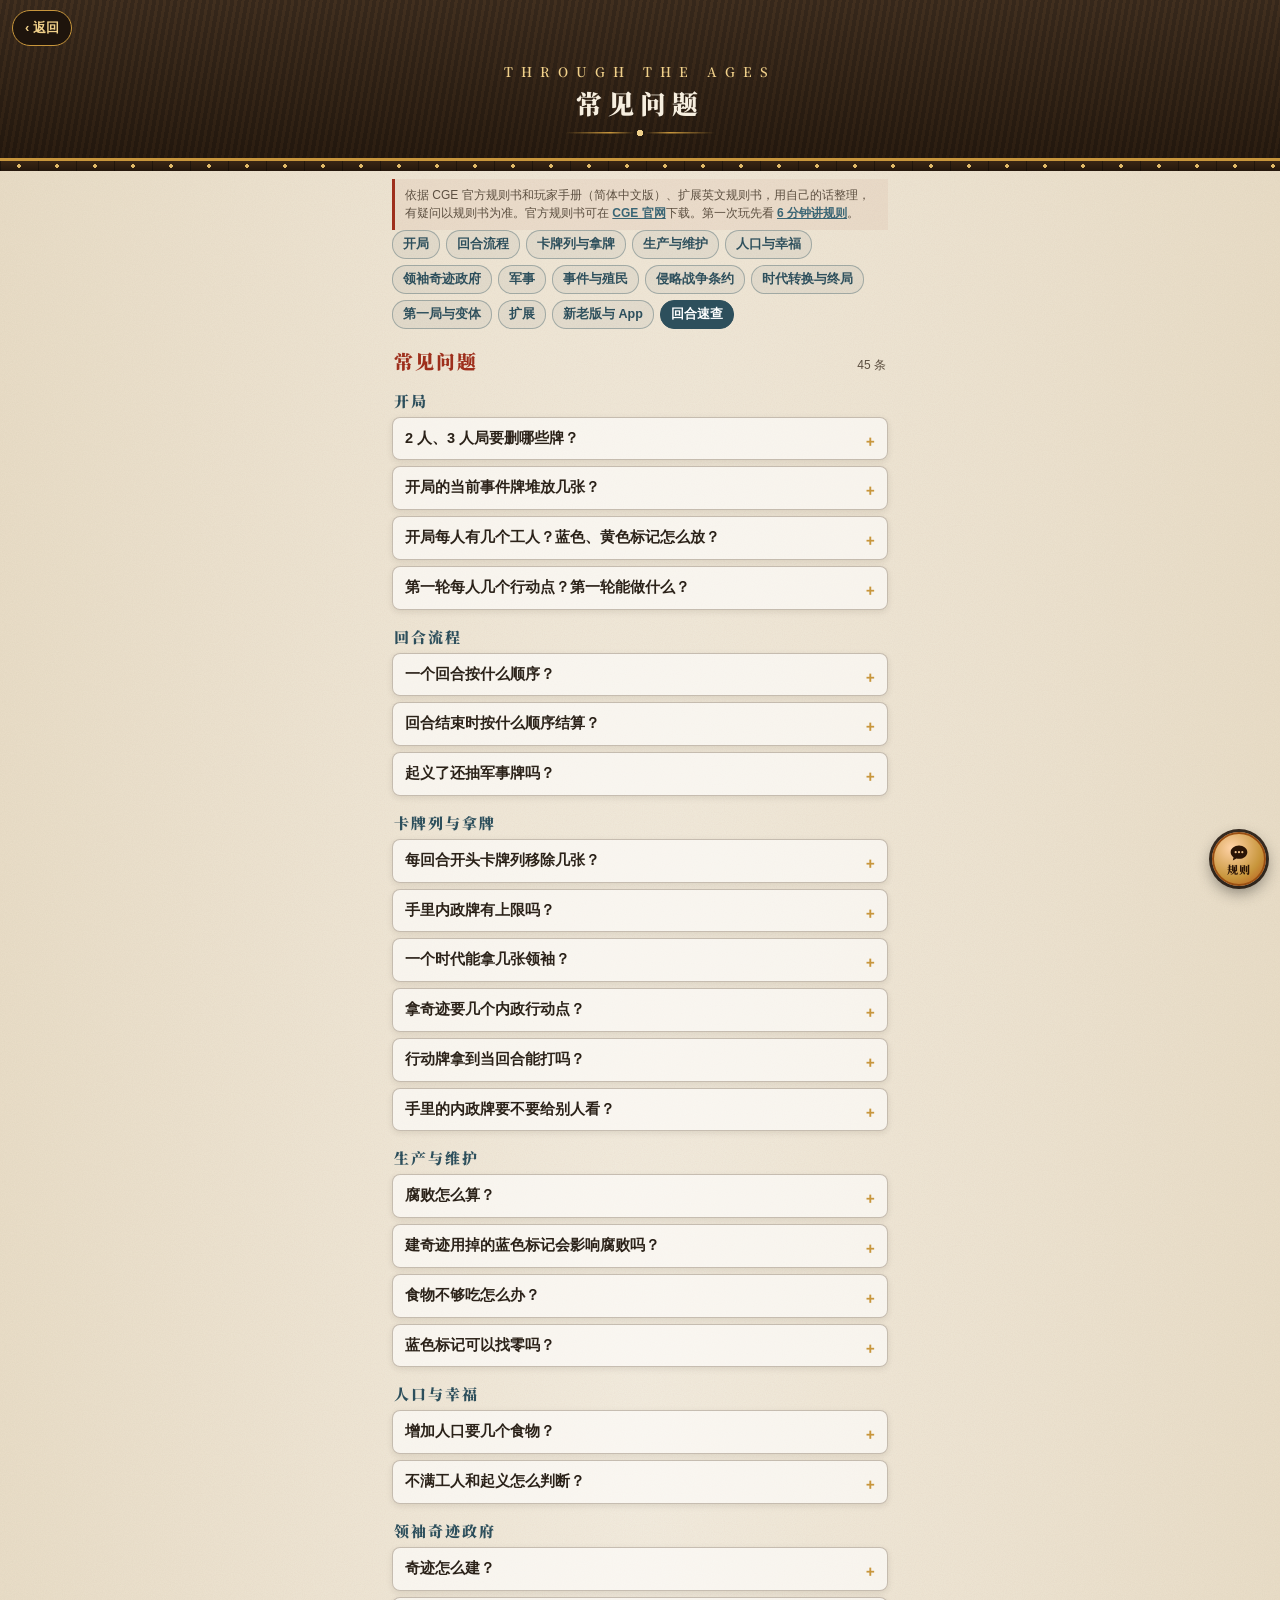
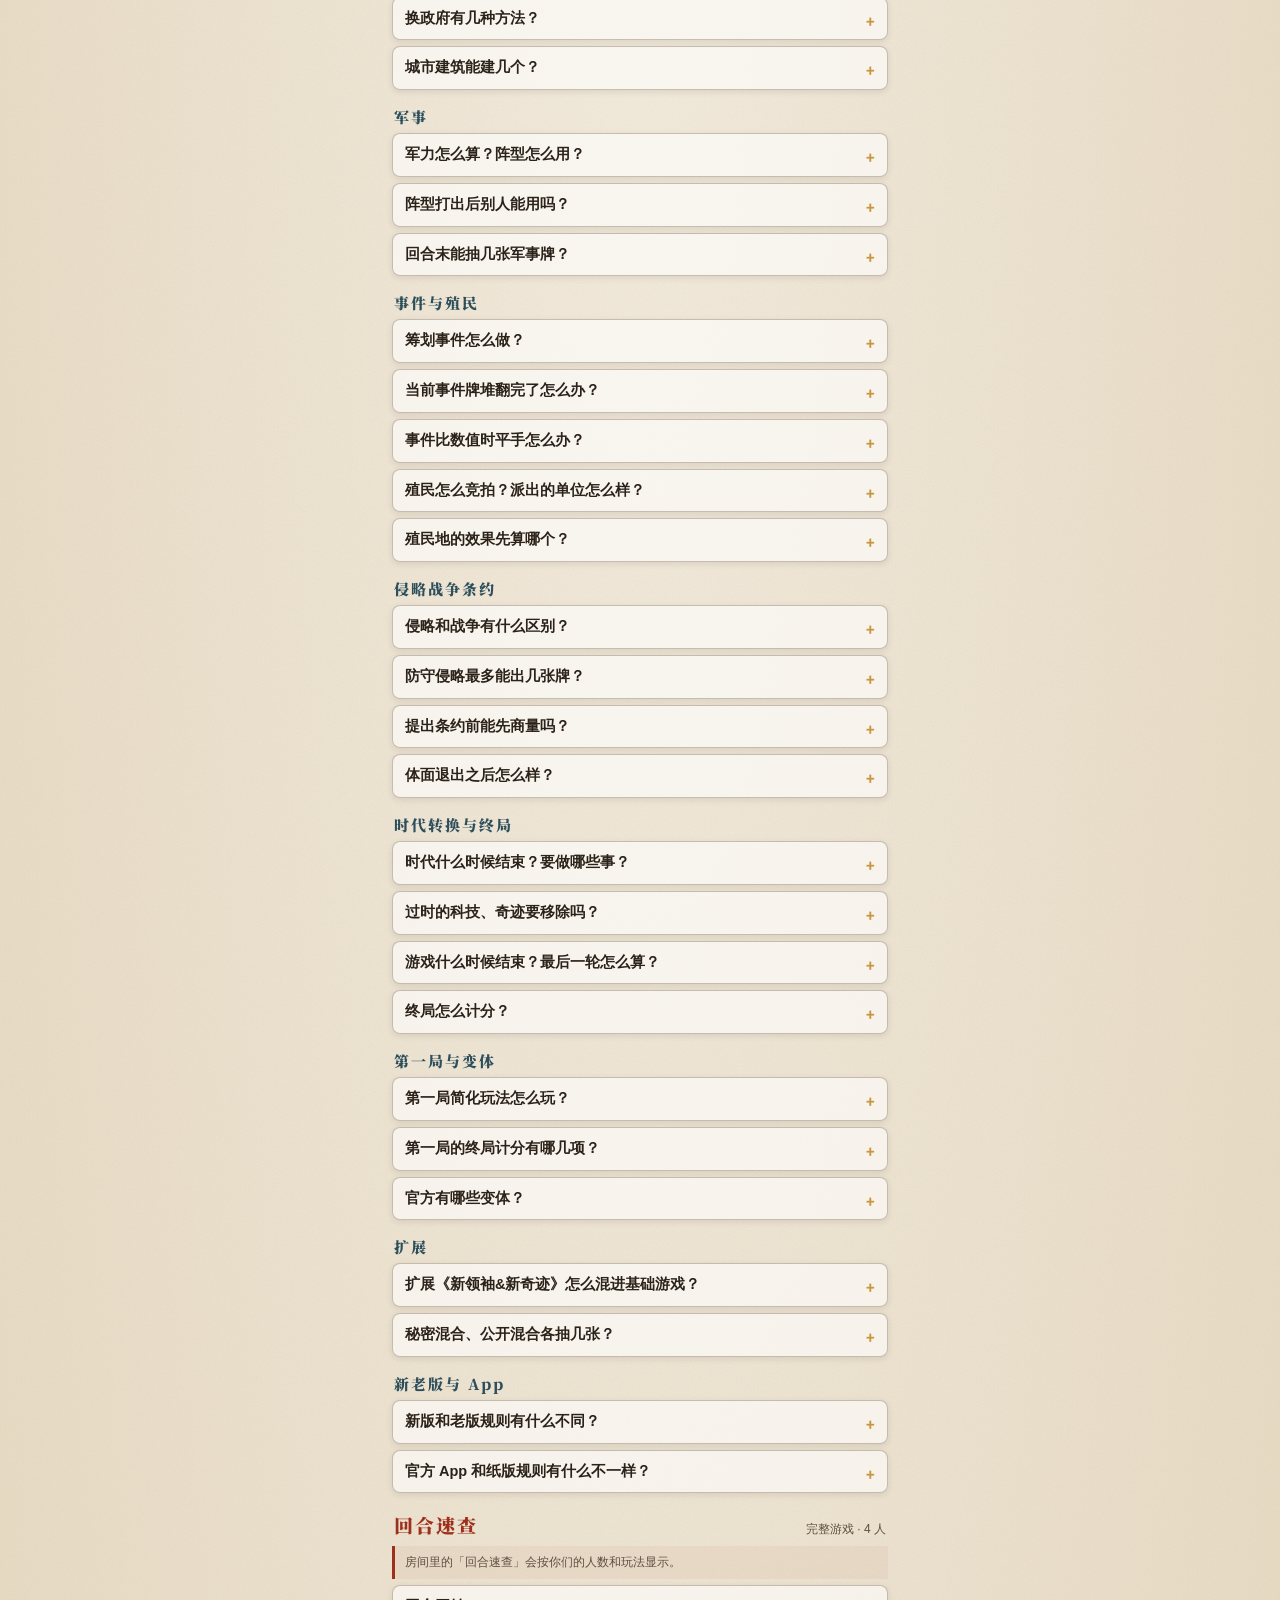
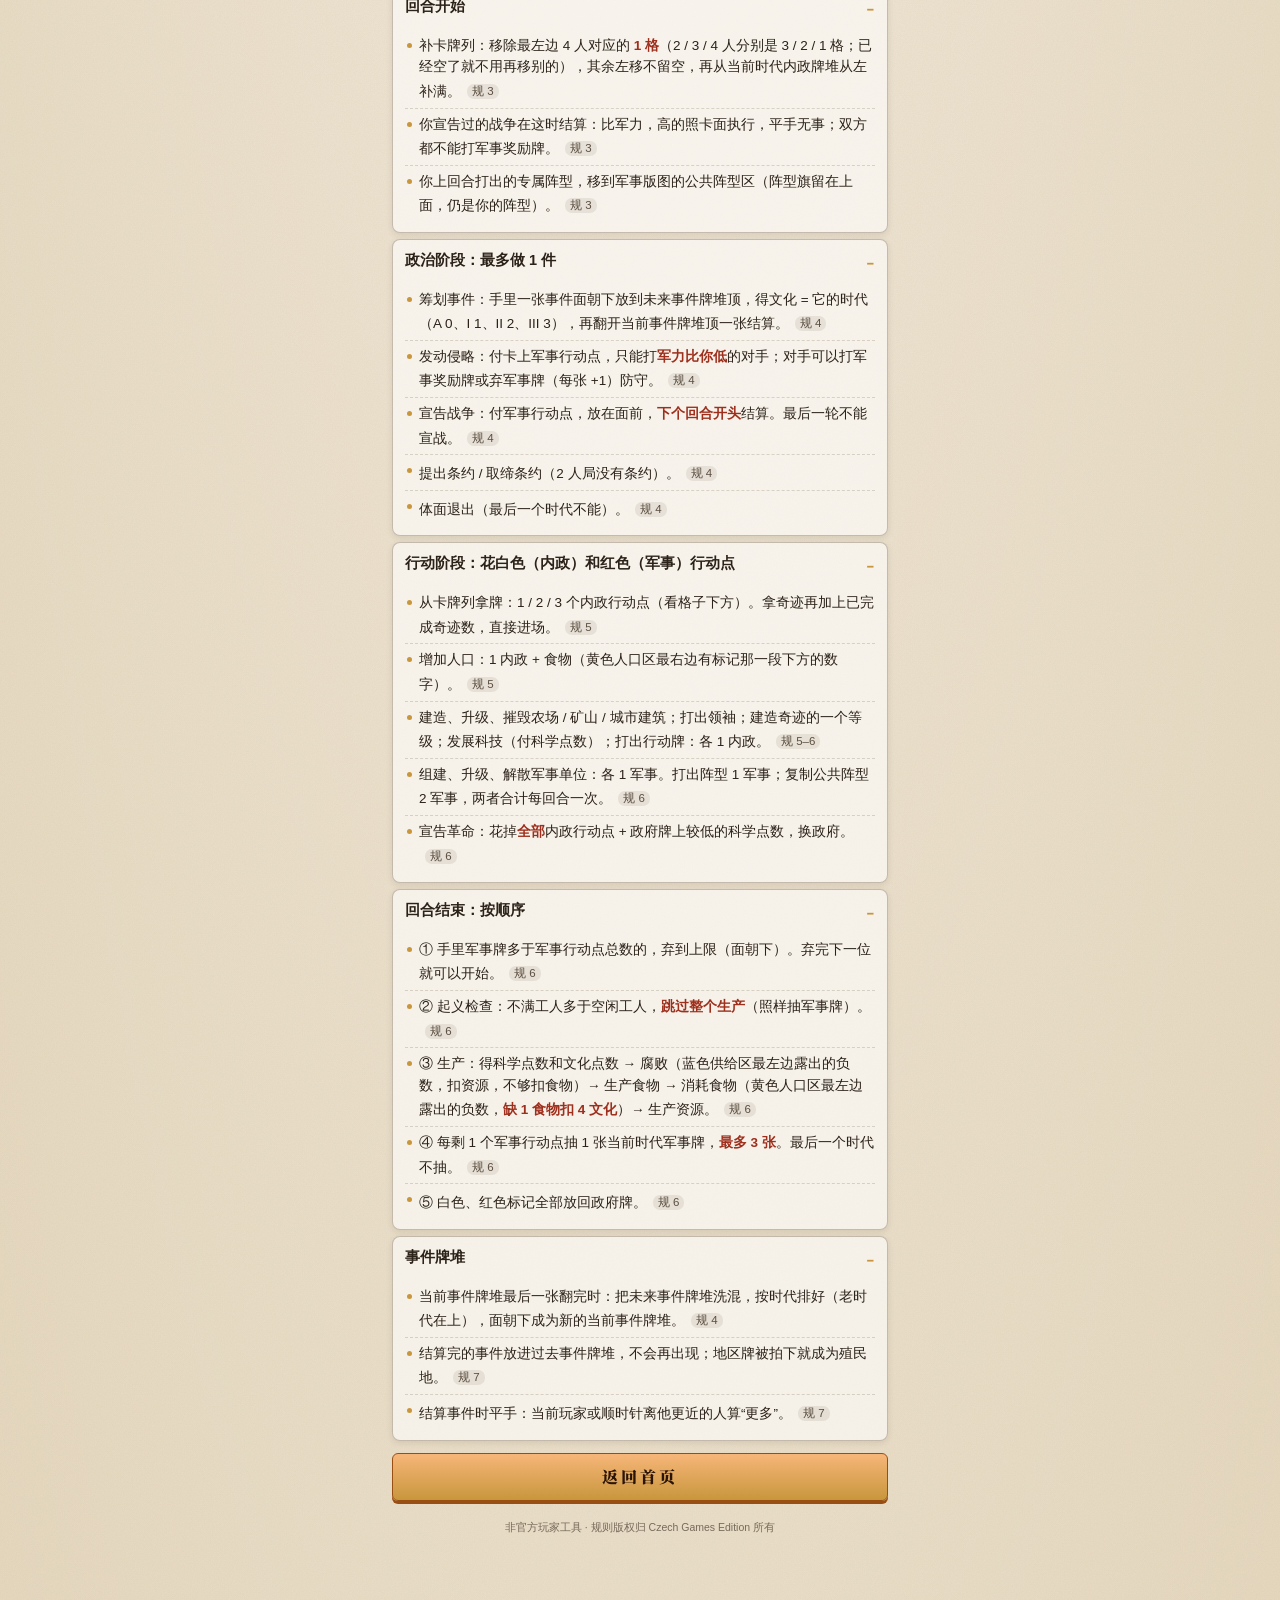
<file: public/guide.html>
<!doctype html>
<html lang="zh-CN">
<head>
<meta charset="utf-8">
<meta name="viewport" content="width=device-width,initial-scale=1,viewport-fit=cover">
<meta name="theme-color" content="#2e1f13">
<title>常见问题 · 历史巨轮</title>
<meta property="og:title" content="常见问题 · 历史巨轮">
<meta property="og:image" content="https://tta.leisurecat.cloud/img/icon-512.jpg">
<link rel="icon" href="img/icon-64.png">
<link rel="apple-touch-icon" href="img/icon-180.png">
<link rel="preconnect" href="https://fonts.googleapis.com">
<link rel="preconnect" href="https://fonts.gstatic.com" crossorigin>
<link href="https://fonts.googleapis.com/css2?family=Oswald:wght@500;600&family=Noto+Serif+SC:wght@600;900&display=swap" rel="stylesheet">
<link rel="stylesheet" href="style.css">
</head>
<body>
<div style="position:absolute;width:0;height:0;overflow:hidden"><img src="img/icon-512.jpg" alt=""></div>
<div class="hero with-back"><div class="back-row"><a class="back-nav" href="/" data-html2canvas-ignore>‹ 返回</a></div><div class="en">THROUGH THE AGES</div><h1>常见问题</h1><div class="orn"></div></div><div class="band"></div>
<div class="wrap guide">
<p class="note">依据 CGE 官方规则书和玩家手册（简体中文版）、扩展英文规则书，用自己的话整理，有疑问以规则书为准。官方规则书可在 <a href="https://www.czechgames.com/games/through-the-ages-a-new-story-of-civilization" target="_blank" rel="noopener">CGE 官网</a>下载。第一次玩先看 <a href="teach">6 分钟讲规则</a>。</p>
<nav class="toc"><a href="#c0">开局</a><a href="#c1">回合流程</a><a href="#c2">卡牌列与拿牌</a><a href="#c3">生产与维护</a><a href="#c4">人口与幸福</a><a href="#c5">领袖奇迹政府</a><a href="#c6">军事</a><a href="#c7">事件与殖民</a><a href="#c8">侵略战争条约</a><a href="#c9">时代转换与终局</a><a href="#c10">第一局与变体</a><a href="#c11">扩展</a><a href="#c12">新老版与 App</a><a class="fqa" href="#turn">回合速查</a></nav>
<h2 class="h" id="faq">常见问题<small>45 条</small></h2>
<h3 class="fq-cat" id="c0">开局</h3><details class="card fq"><summary>2 人、3 人局要删哪些牌？</summary><p>3 人局：内政牌 I、II、III 每叠删去 3 张右上角标「4」的牌。2 人局：每叠删去 9 张标「3+」或「4」的牌，并删去军事牌里所有条约（时代 I 2 张，II、III 各 4 张）。标记很小，在卡牌右上角。用了扩展的平衡修订，删牌数会变：2 人局时代 I / II / III 删 10 / 11 / 12 张，3 人局删 3 / 2 / 1 张。 <a href="https://filemanager.czechgames.com/storage/files/through-the-ages-a-new-story-of-civilization/rules/through-the-ages-new-story-rules-zh-s.pdf" target="_blank" rel="noopener">来源：规则书第 2 页</a></p></details><details class="card fq"><summary>开局的当前事件牌堆放几张？</summary><p>人数 + 2 张时代 A 军事牌，面朝下放在军事版图的当前事件位，其余时代 A 军事牌不看直接放回盒子。时代 A 的军事牌只用在事件牌堆里，不会进手牌。 <a href="https://filemanager.czechgames.com/storage/files/through-the-ages-a-new-story-of-civilization/rules/through-the-ages-new-story-rules-zh-s.pdf" target="_blank" rel="noopener">来源：规则书第 2 页</a></p></details><details class="card fq"><summary>开局每人有几个工人？蓝色、黄色标记怎么放？</summary><p>蓝色标记 16 个放满蓝色供给区。黄色标记 18 个放满黄色人口区，6 个放在起始科技上（步兵 1、农场 2、矿山 2、实验室 1），1 个放在工人区。所以开局有 7 个工人，其中 1 个空闲。 <a href="https://filemanager.czechgames.com/storage/files/through-the-ages-a-new-story-of-civilization/rules/through-the-ages-new-story-rules-zh-s.pdf" target="_blank" rel="noopener">来源：规则书第 2 页</a></p></details><details class="card fq"><summary>第一轮每人几个行动点？第一轮能做什么？</summary><p>从起始玩家起顺时针，内政行动点依次是 1、2、3、4 个，没有军事行动点。第一轮跳过回合开始和政治阶段，不补卡牌列，行动阶段只能从卡牌列拿牌（拿奇迹就直接进场）；领袖拿进手里，第一轮不能打出。回合结束照常生产。 <a href="https://filemanager.czechgames.com/storage/files/through-the-ages-a-new-story-of-civilization/rules/through-the-ages-new-story-rules-zh-s.pdf" target="_blank" rel="noopener">来源：规则书第 2、3、5 页</a></p></details><h3 class="fq-cat" id="c1">回合流程</h3><details class="card fq"><summary>一个回合按什么顺序？</summary><p>回合开始：补卡牌列、结算自己宣告的战争、把专属阵型移到公共阵型区。政治阶段：最多 1 件政治行动。行动阶段：花内政和军事行动点。回合结束：弃多余的军事牌 → 起义检查 → 生产阶段 → 抽军事牌（最多 3 张）→ 恢复所有行动点。 <a href="https://filemanager.czechgames.com/storage/files/through-the-ages-a-new-story-of-civilization/rules/through-the-ages-new-story-rules-zh-s.pdf" target="_blank" rel="noopener">来源：规则书第 3–6 页</a></p></details><details class="card fq"><summary>回合结束时按什么顺序结算？</summary><p>① 手里军事牌超过军事行动点总数的弃到上限（面朝下）；② 不满工人多于空闲工人就起义，跳过整个生产阶段；③ 生产：得科学点数和文化点数 → 腐败 → 生产食物 → 消耗食物 → 生产资源；④ 每剩 1 个军事行动点抽 1 张军事牌，最多 3 张；⑤ 所有行动点放回政府牌。弃完多余军事牌，下一位就可以开始回合。 <a href="https://filemanager.czechgames.com/storage/files/through-the-ages-a-new-story-of-civilization/rules/through-the-ages-new-story-rules-zh-s.pdf" target="_blank" rel="noopener">来源：规则书第 6 页</a></p></details><details class="card fq"><summary>起义了还抽军事牌吗？</summary><p>抽。起义只跳过生产阶段（科学、文化、腐败、食物、资源都不结算），弃多余军事牌和抽军事牌照常做。这是新版的改动，老版起义时不抽。 <a href="https://filemanager.czechgames.com/storage/files/through-the-ages-a-new-story-of-civilization/other-downloads/handbook/through-the-ages-new-story-handbook-zh-s.pdf" target="_blank" rel="noopener">来源：玩家手册第 24 页</a></p></details><h3 class="fq-cat" id="c2">卡牌列与拿牌</h3><details class="card fq"><summary>每回合开头卡牌列移除几张？</summary><p>2 人局移除最左边 3 格里剩下的牌，3 人局 2 格，4 人局 1 格；这些格已经被拿空就不用另外移别的。然后其余牌左移不留空，再从当前时代内政牌堆从左往右补满。有人体面退出后按剩余人数算。第一轮不补。 <a href="https://filemanager.czechgames.com/storage/files/through-the-ages-a-new-story-of-civilization/rules/through-the-ages-new-story-rules-zh-s.pdf" target="_blank" rel="noopener">来源：规则书第 3 页</a></p></details><details class="card fq"><summary>手里内政牌有上限吗？</summary><p>手里内政牌数 ≥ 内政行动点总数时，不能再从卡牌列拿非奇迹的牌，但不用弃牌。奇迹不进手牌，所以手满了也能拿。 <a href="https://filemanager.czechgames.com/storage/files/through-the-ages-a-new-story-of-civilization/rules/through-the-ages-new-story-rules-zh-s.pdf" target="_blank" rel="noopener">来源：规则书第 5、8 页</a></p></details><details class="card fq"><summary>一个时代能拿几张领袖？</summary><p>每个时代只能拿 1 张领袖，拿过就算，哪怕后来被替换或离场也不能再拿同一时代的。场上同时只能有 1 个领袖，换新领袖时旧的弃掉，并拿回 1 个内政行动点。 <a href="https://filemanager.czechgames.com/storage/files/through-the-ages-a-new-story-of-civilization/rules/through-the-ages-new-story-rules-zh-s.pdf" target="_blank" rel="noopener">来源：规则书第 5–6 页</a></p></details><details class="card fq"><summary>拿奇迹要几个内政行动点？</summary><p>格子费用加上你已经完成的奇迹数（被“时光摧残”毁成废墟的也算）。拿了直接横放进场成为未完成奇迹；同时只能有 1 个未完成奇迹。 <a href="https://filemanager.czechgames.com/storage/files/through-the-ages-a-new-story-of-civilization/rules/through-the-ages-new-story-rules-zh-s.pdf" target="_blank" rel="noopener">来源：规则书第 5、12 页</a></p></details><details class="card fq"><summary>行动牌拿到当回合能打吗？</summary><p>不能。行动牌要等以后的回合才能打出，打出花 1 内政行动点；卡上要求的行动不再另付行动点。 <a href="https://filemanager.czechgames.com/storage/files/through-the-ages-a-new-story-of-civilization/rules/through-the-ages-new-story-rules-zh-s.pdf" target="_blank" rel="noopener">来源：规则书第 6 页</a></p></details><details class="card fq"><summary>手里的内政牌要不要给别人看？</summary><p>拿牌本身是公开的。规则允许玩家约定手里的内政牌一直公开，很多人建议公开（官方电子版就是公开的），因为要记的东西已经够多了。 <a href="https://filemanager.czechgames.com/storage/files/through-the-ages-a-new-story-of-civilization/rules/through-the-ages-new-story-rules-zh-s.pdf" target="_blank" rel="noopener">来源：规则书第 8 页</a></p></details><h3 class="fq-cat" id="c3">生产与维护</h3><details class="card fq"><summary>腐败怎么算？</summary><p>看蓝色供给区：分三段，每段最左一格印着负数。生产阶段时最左边露出来的负数就是腐败值，失去等量资源，资源不够用食物补。蓝色供给区至少剩 11 个蓝色标记就没有腐败。腐败在生产食物和资源之前结算。 <a href="https://filemanager.czechgames.com/storage/files/through-the-ages-a-new-story-of-civilization/other-downloads/handbook/through-the-ages-new-story-handbook-zh-s.pdf" target="_blank" rel="noopener">来源：玩家手册第 20 页</a></p></details><details class="card fq"><summary>建奇迹用掉的蓝色标记会影响腐败吗？</summary><p>会。未完成奇迹上盖的蓝色标记是从蓝色供给区拿的，供给区少了，腐败就可能变重。奇迹完成后这些标记退回供给区。 <a href="https://filemanager.czechgames.com/storage/files/through-the-ages-a-new-story-of-civilization/other-downloads/handbook/through-the-ages-new-story-handbook-zh-s.pdf" target="_blank" rel="noopener">来源：玩家手册第 20 页</a></p></details><details class="card fq"><summary>食物不够吃怎么办？</summary><p>消耗量是黄色人口区最左边露出来的负数。食物不够就把有的全付掉，每缺 1 食物扣 4 文化点数。 <a href="https://filemanager.czechgames.com/storage/files/through-the-ages-a-new-story-of-civilization/rules/through-the-ages-new-story-rules-zh-s.pdf" target="_blank" rel="noopener">来源：规则书第 6 页</a></p></details><details class="card fq"><summary>蓝色标记可以找零吗？</summary><p>可以：付费时把高价值卡上的蓝色标记退回供给区，再从低价值卡上拿标记当零钱。但不能把标记往高价值的卡上挪。实在凑不出整数可以多付，前提是蓝色供给区已经空了。 <a href="https://filemanager.czechgames.com/storage/files/through-the-ages-a-new-story-of-civilization/rules/through-the-ages-new-story-rules-zh-s.pdf" target="_blank" rel="noopener">来源：规则书第 11 页</a></p></details><h3 class="fq-cat" id="c4">人口与幸福</h3><details class="card fq"><summary>增加人口要几个食物？</summary><p>看黄色人口区最右边还有标记的那一段，下方的白色数字就是费用，再花 1 内政行动点。把最右边的黄色标记移到工人区，变成空闲工人。黄色人口区空了就不能再加人口。 <a href="https://filemanager.czechgames.com/storage/files/through-the-ages-a-new-story-of-civilization/rules/through-the-ages-new-story-rules-zh-s.pdf" target="_blank" rel="noopener">来源：规则书第 5 页</a></p></details><details class="card fq"><summary>不满工人和起义怎么判断？</summary><p>幸福等级 = 笑脸数（0–8）。黄色人口区最左边空出来的小区，上方的数字就是需要的笑脸数；幸福等级不够时，差多少就有几个不满工人。回合结束时不满工人多于空闲工人就是起义，跳过生产阶段。 <a href="https://filemanager.czechgames.com/storage/files/through-the-ages-a-new-story-of-civilization/rules/through-the-ages-new-story-rules-zh-s.pdf" target="_blank" rel="noopener">来源：规则书第 6、10 页</a></p></details><h3 class="fq-cat" id="c5">领袖奇迹政府</h3><details class="card fq"><summary>奇迹怎么建？</summary><p>每次“建造奇迹的一个等级”花 1 内政行动点，付最左边没盖住那格的资源，用蓝色标记盖住。全部盖满就完成：蓝色标记退回，奇迹转正，效果生效。时代 III 的奇迹完成时立即计分。 <a href="https://filemanager.czechgames.com/storage/files/through-the-ages-a-new-story-of-civilization/rules/through-the-ages-new-story-rules-zh-s.pdf" target="_blank" rel="noopener">来源：规则书第 6、9 页</a></p></details><details class="card fq"><summary>换政府有几种方法？</summary><p>两种。发展科技：1 内政 + 政府牌上较高的科学点数，正常打出。宣告革命：花掉全部内政行动点 + 较低的科学点数，通常要这回合还没用过内政行动点；换完后新增的行动点也视为已用。 <a href="https://filemanager.czechgames.com/storage/files/through-the-ages-a-new-story-of-civilization/rules/through-the-ages-new-story-rules-zh-s.pdf" target="_blank" rel="noopener">来源：规则书第 6 页</a></p></details><details class="card fq"><summary>城市建筑能建几个？</summary><p>每一种城市建筑（实验室、神庙等）的数量不能超过当前政府牌右下角的数字，不同等级合起来算。 <a href="https://filemanager.czechgames.com/storage/files/through-the-ages-a-new-story-of-civilization/rules/through-the-ages-new-story-rules-zh-s.pdf" target="_blank" rel="noopener">来源：规则书第 5、9 页</a></p></details><h3 class="fq-cat" id="c6">军事</h3><details class="card fq"><summary>军力怎么算？阵型怎么用？</summary><p>军力 = 所有军事单位的军力 + 每支军队的阵型军力 + 其他加成。阵型牌画着一支军队需要的单位，凑齐一组就算一支军队，自动按军力最大的方式编组，标记不用动。军队里有单位比阵型牌低 2 个时代或以上，按阵型牌下方较低的数值算。 <a href="https://filemanager.czechgames.com/storage/files/through-the-ages-a-new-story-of-civilization/rules/through-the-ages-new-story-rules-zh-s.pdf" target="_blank" rel="noopener">来源：规则书第 9–10 页</a></p></details><details class="card fq"><summary>阵型打出后别人能用吗？</summary><p>你打出的阵型先是专属阵型；到你下个回合开头移到公共阵型区（你的阵型旗留在上面，仍是你的阵型）。之后任何人都可以花 2 军事行动点复制它。打出和复制合计每回合只能一次。 <a href="https://filemanager.czechgames.com/storage/files/through-the-ages-a-new-story-of-civilization/rules/through-the-ages-new-story-rules-zh-s.pdf" target="_blank" rel="noopener">来源：规则书第 3、6 页</a></p></details><details class="card fq"><summary>回合末能抽几张军事牌？</summary><p>每剩 1 个没用的军事行动点抽 1 张当前时代军事牌，最多 3 张；抽完可以超过上限，下个回合末再弃。时代 IV 不抽。军事牌堆抽完，把同时代的军事弃牌洗成新牌堆。 <a href="https://filemanager.czechgames.com/storage/files/through-the-ages-a-new-story-of-civilization/rules/through-the-ages-new-story-rules-zh-s.pdf" target="_blank" rel="noopener">来源：规则书第 6 页</a></p></details><h3 class="fq-cat" id="c7">事件与殖民</h3><details class="card fq"><summary>筹划事件怎么做？</summary><p>政治阶段把手里一张事件或地区牌面朝下放到未来事件牌堆顶，得文化点数 = 它的时代（A 0、I 1、II 2、III 3），再翻开当前事件牌堆顶一张结算。你刚放的事件要以后才会翻出。 <a href="https://filemanager.czechgames.com/storage/files/through-the-ages-a-new-story-of-civilization/rules/through-the-ages-new-story-rules-zh-s.pdf" target="_blank" rel="noopener">来源：规则书第 4 页</a></p></details><details class="card fq"><summary>当前事件牌堆翻完了怎么办？</summary><p>把未来事件牌堆洗混，按时代排序（老时代在上，同时代的顺序随机），面朝下放到当前事件位，成为新的当前事件牌堆。结算完的事件进过去事件牌堆，不会再出现。时代结束不影响事件牌堆。 <a href="https://filemanager.czechgames.com/storage/files/through-the-ages-a-new-story-of-civilization/rules/through-the-ages-new-story-rules-zh-s.pdf" target="_blank" rel="noopener">来源：规则书第 4 页</a></p></details><details class="card fq"><summary>事件比数值时平手怎么办？</summary><p>当前玩家，或顺时针离当前玩家更近的人算“更多”（有时反而吃亏）。但“所有拥有最多 / 最少……的文明”这种写法不拆平手，都算。终局结算时起始玩家视为当前玩家。 <a href="https://filemanager.czechgames.com/storage/files/through-the-ages-a-new-story-of-civilization/rules/through-the-ages-new-story-rules-zh-s.pdf" target="_blank" rel="noopener">来源：规则书第 7 页</a></p></details><details class="card fq"><summary>殖民怎么竞拍？派出的单位怎么样？</summary><p>从翻牌者开始顺时针，每人出价或放弃（放弃就退出）；出价要高于前一位，不能超过自己真能派出的殖民军力。最后剩下的人必须殖民：派出单位（至少 1 个）、可以加打军事奖励牌下半的殖民值，派出的单位牺牲。殖民军力不算拿破仑这类改军力的效果。没人出价，这张牌进过去事件牌堆。 <a href="https://filemanager.czechgames.com/storage/files/through-the-ages-a-new-story-of-civilization/rules/through-the-ages-new-story-rules-zh-s.pdf" target="_blank" rel="noopener">来源：规则书第 7 页</a></p></details><details class="card fq"><summary>殖民地的效果先算哪个？</summary><p>先结算底部的永久效果和新军力，再结算中间的一次性效果（资源、食物、科学、文化、人口、抽军事牌等）。永久效果可能先给你蓝色或黄色标记，所以顺序有影响。 <a href="https://filemanager.czechgames.com/storage/files/through-the-ages-a-new-story-of-civilization/rules/through-the-ages-new-story-rules-zh-s.pdf" target="_blank" rel="noopener">来源：规则书第 7 页</a></p></details><h3 class="fq-cat" id="c8">侵略战争条约</h3><details class="card fq"><summary>侵略和战争有什么区别？</summary><p>侵略在政治阶段打出马上结算，只能打军力比你低的对手；对手可以打军事奖励牌（上半防御值）或弃军事牌（每张 +1）防守。战争宣告后到你下个回合开头才结算，没有“必须比对方强”的限制，但双方都不能用军事奖励牌；最后一轮不能宣战。新版两者都不能牺牲单位。 <a href="https://filemanager.czechgames.com/storage/files/through-the-ages-a-new-story-of-civilization/rules/through-the-ages-new-story-rules-zh-s.pdf" target="_blank" rel="noopener">来源：规则书第 3–4 页</a></p></details><details class="card fq"><summary>防守侵略最多能出几张牌？</summary><p>打出的军事奖励牌加上弃掉的军事牌，总张数不能超过防守方的军事行动点总数（不是剩余的）。弃掉的任意军事牌每张 +1 军力，面朝下弃。 <a href="https://filemanager.czechgames.com/storage/files/through-the-ages-a-new-story-of-civilization/rules/through-the-ages-new-story-rules-zh-s.pdf" target="_blank" rel="noopener">来源：规则书第 4 页</a></p></details><details class="card fq"><summary>提出条约前能先商量吗？</summary><p>规则建议不要先商量，直接提出；对方可以接受或拒绝，拒绝的话牌回手，但这回合的政治行动已经用掉了。每人区域最多 1 张条约，接受新条约时你区域里原来的条约作废。2 人局没有条约。 <a href="https://filemanager.czechgames.com/storage/files/through-the-ages-a-new-story-of-civilization/other-downloads/handbook/through-the-ages-new-story-handbook-zh-s.pdf" target="_blank" rel="noopener">来源：玩家手册第 22 页</a></p></details><details class="card fq"><summary>体面退出之后怎么样？</summary><p>退出的人弃掉手牌，场上的牌全部移除，参与的条约也移除；对他宣战的人移除战争牌并各得 7 文化。只剩 1 人时他获胜；还有 2 人以上就继续，之后换时代前按剩余人数重新删牌，剩 2 人时事件按 2 人规则结算。最后一个时代不能退出。 <a href="https://filemanager.czechgames.com/storage/files/through-the-ages-a-new-story-of-civilization/rules/through-the-ages-new-story-rules-zh-s.pdf" target="_blank" rel="noopener">来源：规则书第 4 页</a></p></details><h3 class="fq-cat" id="c9">时代转换与终局</h3><details class="card fq"><summary>时代什么时候结束？要做哪些事？</summary><p>时代 A 在起始玩家第 2 回合开头第一次补卡牌列时结束，只换牌堆。时代 I、II、III 在当前内政牌堆最后一张发到卡牌列时结束：所有人弃掉手里过时的牌，移除场上过时的领袖、未完成奇迹和条约，每人失去 2 个黄色标记，换上新时代的牌堆。过时 = 比刚结束的时代还老的牌。 <a href="https://filemanager.czechgames.com/storage/files/through-the-ages-a-new-story-of-civilization/rules/through-the-ages-new-story-rules-zh-s.pdf" target="_blank" rel="noopener">来源：规则书第 3 页</a></p></details><details class="card fq"><summary>过时的科技、奇迹要移除吗？</summary><p>不用。只移除过时的领袖、未完成奇迹和条约，以及手里过时的牌。科技、殖民地、已完成奇迹、阵型、已宣告的战争都留在场上。 <a href="https://filemanager.czechgames.com/storage/files/through-the-ages-a-new-story-of-civilization/rules/through-the-ages-new-story-rules-zh-s.pdf" target="_blank" rel="noopener">来源：规则书第 3 页</a></p></details><details class="card fq"><summary>游戏什么时候结束？最后一轮怎么算？</summary><p>时代 III 的内政牌发完，时代 IV 开始。如果这发生在起始玩家的回合，本轮就是最后一轮；否则下一轮是最后一轮。起始玩家右手边的人打完最后一回合，游戏结束，大家回合数一样。时代 IV 卡牌列不再补牌，不能抽军事牌，不能退出；最后一轮不能宣战。 <a href="https://filemanager.czechgames.com/storage/files/through-the-ages-a-new-story-of-civilization/rules/through-the-ages-new-story-rules-zh-s.pdf" target="_blank" rel="noopener">来源：规则书第 1、3 页</a></p></details><details class="card fq"><summary>终局怎么计分？</summary><p>当前事件牌堆和未来事件牌堆里剩下的所有时代 III 事件，按任意顺序逐张结算；更早时代的事件不算。再算终局奖励（比尔·盖茨）。文化点数最高的人赢，平手共享胜利。 <a href="https://filemanager.czechgames.com/storage/files/through-the-ages-a-new-story-of-civilization/rules/through-the-ages-new-story-rules-zh-s.pdf" target="_blank" rel="noopener">来源：规则书第 1 页</a></p></details><h3 class="fq-cat" id="c10">第一局与变体</h3><details class="card fq"><summary>第一局简化玩法怎么玩？</summary><p>时代 III 的牌全部放回盒子；时代 I、II 的军事牌只留事件和地区牌、阵型、军事奖励牌。时代 II 的牌发完后照常做时代转换，之后不再补牌、不抽军事牌，按完整游戏的方法确定最后一轮。终局按固定 7 项计分。 <a href="https://filemanager.czechgames.com/storage/files/through-the-ages-a-new-story-of-civilization/other-downloads/handbook/through-the-ages-new-story-handbook-zh-s.pdf" target="_blank" rel="noopener">来源：玩家手册第 4、21 页</a></p></details><details class="card fq"><summary>第一局的终局计分有哪几项？</summary><p>在已有文化点数上加：每张时代 I 科技 1 分、时代 II 科技 2 分（政府再算一次）；科学增速；军力等级；幸福等级；食物和资源产量（工人每回合产出合计，不扣腐败和消耗）；每个殖民地 3 分；每个已完成的时代 II 奇迹 6 分。完整游戏不用这个表。 <a href="https://filemanager.czechgames.com/storage/files/through-the-ages-a-new-story-of-civilization/other-downloads/handbook/through-the-ages-new-story-handbook-zh-s.pdf" target="_blank" rel="noopener">来源：玩家手册第 21 页</a></p></details><details class="card fq"><summary>官方有哪些变体？</summary><p>短局：只玩两个时代，但用完整规则，终局用时代 III 事件计分。和平局：去掉所有侵略、战争、条约，可以加“全球冲突”（时代 I、II、III 结束时每人得文化 = 自己军力 − 最弱文明的军力）。 <a href="https://filemanager.czechgames.com/storage/files/through-the-ages-a-new-story-of-civilization/other-downloads/handbook/through-the-ages-new-story-handbook-zh-s.pdf" target="_blank" rel="noopener">来源：玩家手册第 24 页</a></p></details><h3 class="fq-cat" id="c11">扩展</h3><details class="card fq"><summary>扩展《新领袖&amp;新奇迹》怎么混进基础游戏？</summary><p>三部分可以分开用：平衡修订（替换部分领袖、奇迹、科技，加 6 张行动牌）、新军事牌（整套替换）、新领袖新奇迹（纯扩展、秘密混合、公开混合三种用法）。社区普遍建议平衡修订直接用；新领袖新奇迹等大家熟悉基础游戏再加。扩展没有简体中文规则书。 <a href="https://filemanager.czechgames.com/storage/files/through-the-ages-new-leaders-and-wonders/rules/through-the-ages-expansion-rules-en.pdf" target="_blank" rel="noopener">来源：《新领袖&新奇迹》英文规则书第 2–5 页</a></p></details><details class="card fq"><summary>秘密混合、公开混合各抽几张？</summary><p>新旧领袖、奇迹按时代分堆洗匀后随机抽：2 人每个时代 6 张领袖、4 张奇迹；3–4 人 7 张领袖、5 张奇迹。秘密混合不看，直接洗进牌堆；公开混合在时代 I–III 牌堆里放代理牌，真牌放在领袖板和奇迹板上公开，代理牌发到卡牌列时换成真牌。 <a href="https://filemanager.czechgames.com/storage/files/through-the-ages-new-leaders-and-wonders/rules/through-the-ages-expansion-rules-en.pdf" target="_blank" rel="noopener">来源：《新领袖&新奇迹》英文规则书第 4–5 页</a></p></details><h3 class="fq-cat" id="c12">新老版与 App</h3><details class="card fq"><summary>新版和老版规则有什么不同？</summary><p>主要有：腐败改到生产之前结算，蓝色标记减到 16 个；弃多余军事牌挪到行动阶段之后；起义时照样抽军事牌；换领袖拿回 1 个内政行动点；等级没有上限（幸福仍是 0–8）；阵型分专属和公共，复制花 2 军事；侵略和战争都不能牺牲单位。很多卡也改了。老版叫法：战术 = 阵型，协定 = 条约，入侵 = 侵略。 <a href="https://filemanager.czechgames.com/storage/files/through-the-ages-a-new-story-of-civilization/other-downloads/handbook/through-the-ages-new-story-handbook-zh-s.pdf" target="_blank" rel="noopener">来源：玩家手册第 24 页</a></p></details><details class="card fq"><summary>官方 App 和纸版规则有什么不一样？</summary><p>App 有可选的“数字规则”：殖民是一次性暗标，事件在受影响玩家自己的回合开始时结算。纸版是轮流加价竞拍，事件翻开时就按顺序结算。另外富饶之地 I 纸版印 5 资源、App 是 6，CGE 表示保留 6，扩展新军事牌已改成 6。 <a href="https://boardgamegeek.com/thread/1855887" target="_blank" rel="noopener">来源：BGG 讨论</a></p></details>
<h2 class="h" id="turn">回合速查<small>完整游戏 · 4 人</small></h2>
<p class="note">房间里的「回合速查」会按你们的人数和玩法显示。</p>
<div id="turnref"></div>
<a class="btn" href="./">返回首页</a>
<footer>非官方玩家工具 · 规则版权归 Czech Games Edition 所有</footer>
</div>
<script type="module">
import { initialState } from './logic.js';
import { turnRef } from './steps.js';
const S = { ...initialState(), mode: 'full', n: 4 };
const li = a => `<ul class="steps">${a.map(it => `<li><span>${it.t}<i class="src">${it.src}</i></span></li>`).join('')}</ul>`;
document.getElementById('turnref').innerHTML = turnRef(S).map(sec => `<details class="card fq" open><summary>${sec.h}</summary><div class="spx">${li(sec.items)}</div></details>`).join('');
</script>
<script type="module" src="chat.js"></script>
</body>
</html>
</file>
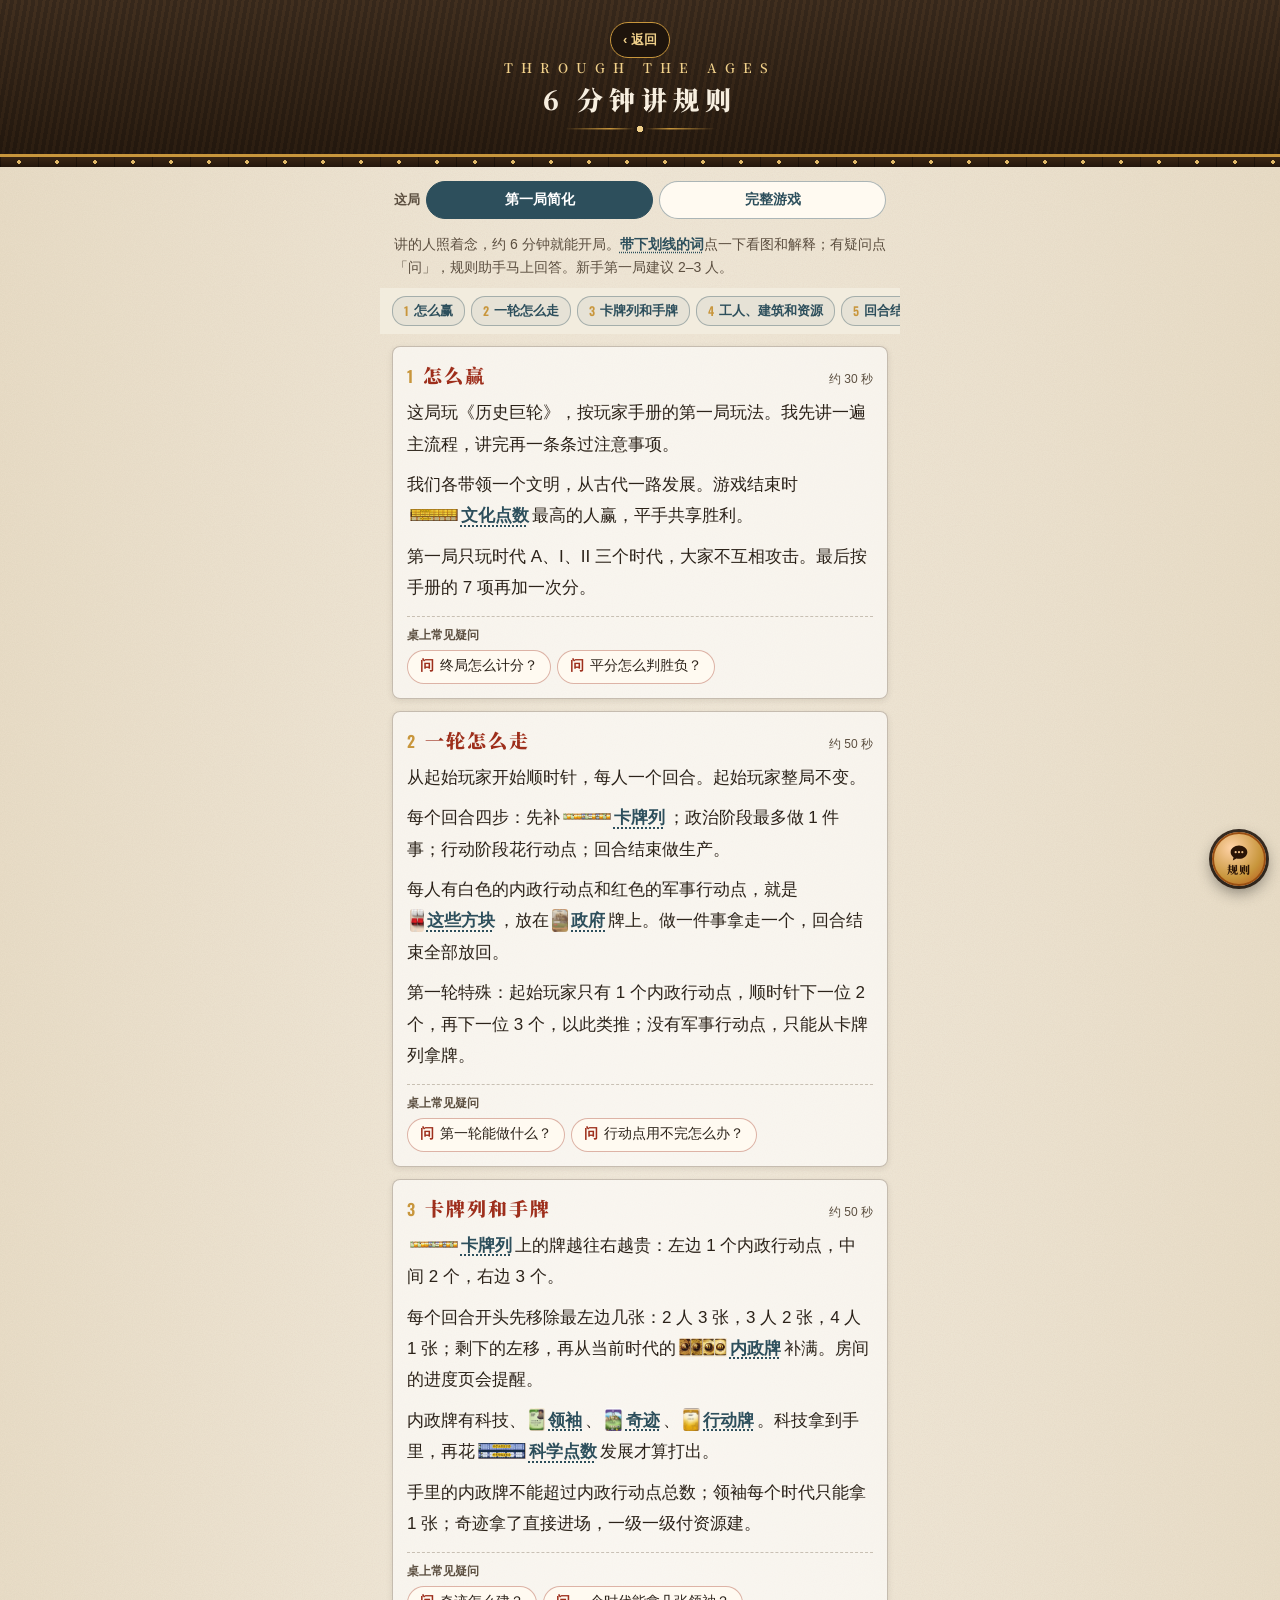
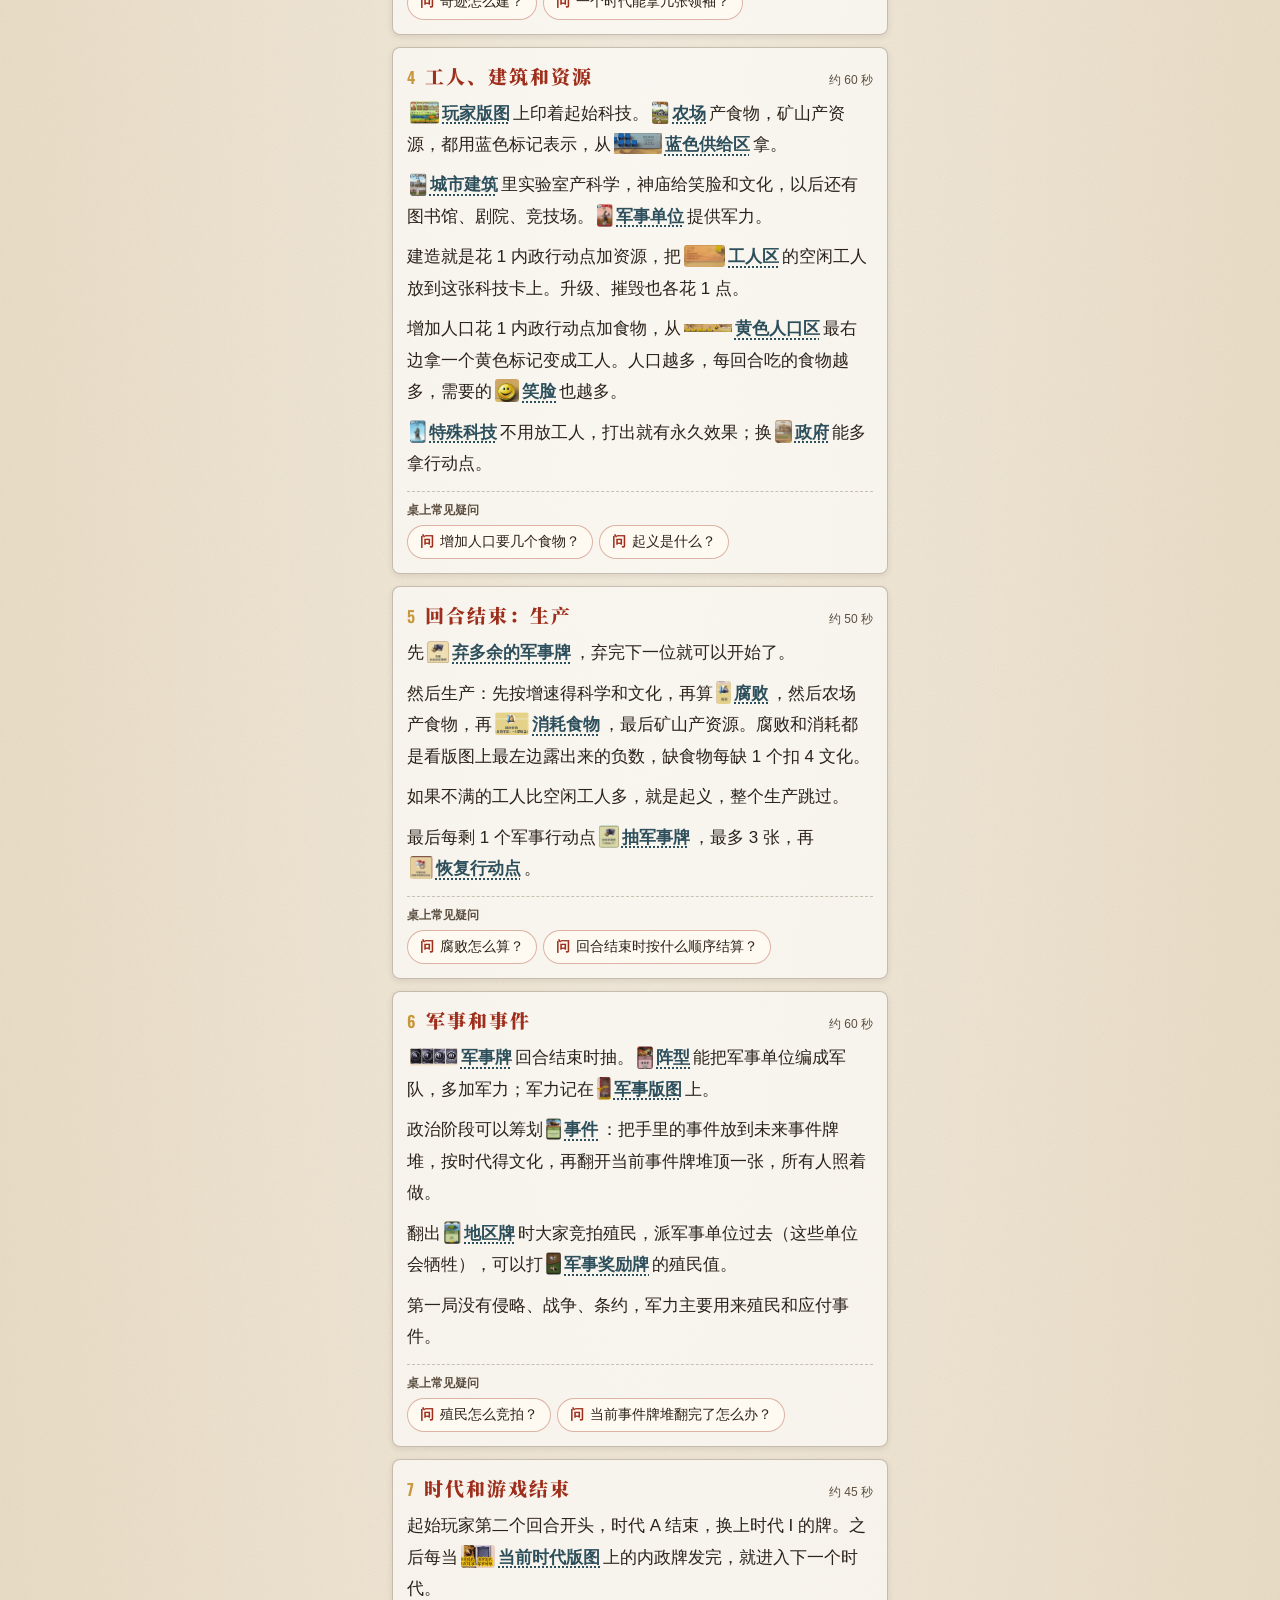
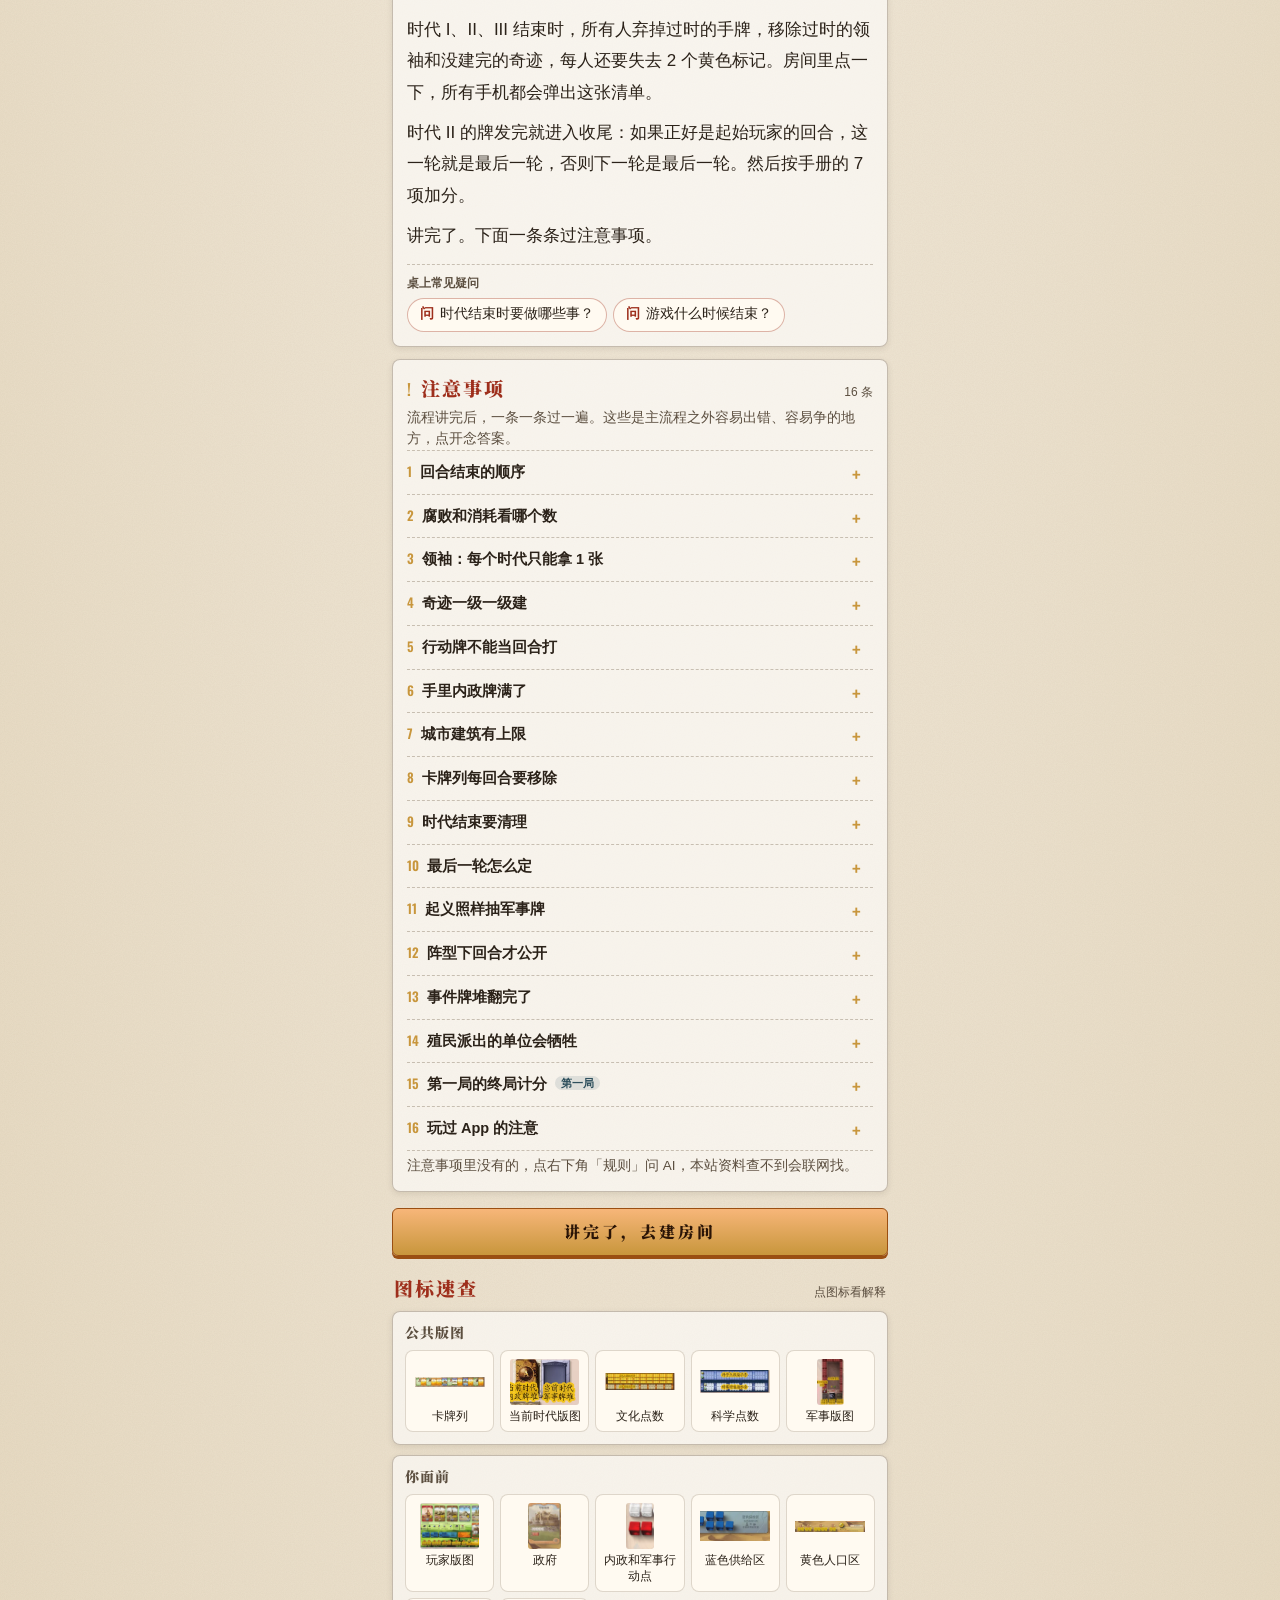
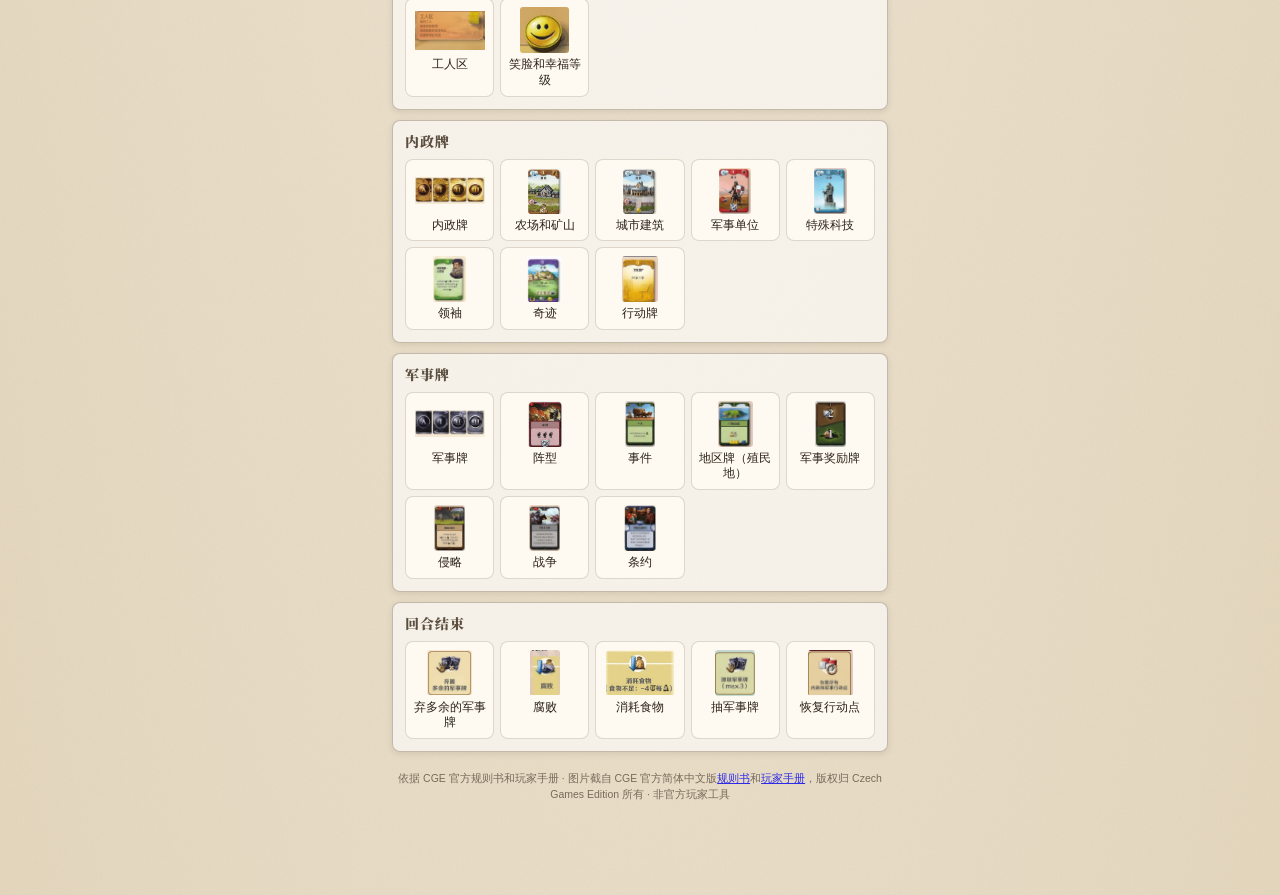
<file: public/teach.html>
<!doctype html>
<html lang="zh-CN">
<head>
<meta charset="utf-8">
<meta name="viewport" content="width=device-width,initial-scale=1,viewport-fit=cover">
<meta name="theme-color" content="#2e1f13">
<title>6 分钟讲规则 · 历史巨轮</title>
<meta property="og:title" content="6 分钟讲规则 · 历史巨轮">
<meta property="og:image" content="https://tta.leisurecat.cloud/img/icon-512.jpg">
<link rel="icon" href="img/icon-64.png">
<link rel="apple-touch-icon" href="img/icon-180.png">
<link rel="preconnect" href="https://fonts.googleapis.com">
<link rel="preconnect" href="https://fonts.gstatic.com" crossorigin>
<link href="https://fonts.googleapis.com/css2?family=Oswald:wght@500;600&family=Noto+Serif+SC:wght@600;900&display=swap" rel="stylesheet">
<link rel="stylesheet" href="style.css">
</head>
<body>
<div style="position:absolute;width:0;height:0;overflow:hidden"><img src="img/icon-512.jpg" alt=""></div>
<div class="hero"><a class="back-nav" href="/" data-html2canvas-ignore>‹ 返回</a><div class="en">THROUGH THE AGES</div><h1>6 分钟讲规则</h1><div class="orn"></div></div><div class="band"></div>
<div class="wrap teach" id="teach"></div>
<script type="module" src="teach.js"></script>
<script type="module" src="chat.js"></script>
</body>
</html>
</file>
<file: public/style.css>
:root{
  --parch:#f3ecdf; --parch2:#e5d8bf; --ink:#2b2219; --ink2:#5c4f40;
  --red:#9e2f1c; --navy:#2d4f5c; --navy2:#3b6675; --step:#3b6675;
  --steel:#1e140c; --steel2:#2e1f13; --brass:#c8963c; --brass2:#f0d08a;
  --wood:#3a2614; --wood2:#24170c;
  --p-1:#b8432e; --p-2:#2f6f9c; --p-3:#4d8a3e; --p-4:#7a4f9a;
  --c-track:#3b6675; --c-cards:#c9a227; --c-gold:#e8873a; --c-alien:#7d55b8; --c-obj:#6b7486;
  --serif:"Noto Serif SC","Songti SC","STSong",serif;
  --sans:-apple-system,"PingFang SC","Hiragino Sans GB","Microsoft YaHei",sans-serif;
  --num:"Oswald","DIN Alternate",sans-serif;
}
*{box-sizing:border-box;margin:0;padding:0;-webkit-tap-highlight-color:transparent}
html{background:var(--parch2)}
body{min-height:100vh;font-family:var(--sans);color:var(--ink);
  background:
    url("data:image/svg+xml;utf8,<svg xmlns='http://www.w3.org/2000/svg' width='240' height='240'><filter id='n'><feTurbulence type='fractalNoise' baseFrequency='.9' numOctaves='2' stitchTiles='stitch'/><feColorMatrix values='0 0 0 0 .35 0 0 0 0 .25 0 0 0 0 .15 0 0 0 .08 0'/></filter><rect width='240' height='240' filter='url(%23n)'/></svg>"),
    radial-gradient(ellipse at 50% 30%,var(--parch) 0%,var(--parch2) 100%)}
button{font-family:inherit;cursor:pointer}
.hidden{display:none!important}
.band{height:10px;background:radial-gradient(circle at 19px 5px,#e0b867 0 1.6px,transparent 2px) 0 0/38px 10px,linear-gradient(90deg,rgba(0,0,0,.35) 0 1px,transparent 1px) 0 0/38px 10px,linear-gradient(var(--wood),var(--wood2))}

/* big header (landing / setup) */
.hero{padding:calc(env(safe-area-inset-top) + 22px) 16px 20px;text-align:center;color:#f7efe0;
  background:linear-gradient(180deg,rgba(255,255,255,.04),rgba(0,0,0,.25)),repeating-linear-gradient(100deg,#3a2716 0 3px,#2e1f12 3px 7px),var(--steel2);
  border-bottom:3px solid var(--brass)}
.hero .en{font:600 13px var(--serif);letter-spacing:8px;color:var(--brass2)}
.hero h1{font:900 26px/1.25 var(--serif);letter-spacing:6px;margin-top:6px}
.orn{width:150px;height:10px;margin:8px auto 0;
  background:radial-gradient(circle,var(--brass2) 0 3px,transparent 3.5px) center/10px 10px no-repeat,
    linear-gradient(90deg,transparent,var(--brass) 30%,transparent 46%,transparent 54%,var(--brass) 70%,transparent) center/100% 1.5px no-repeat}
/* slim bar (in game) */
.bar{display:flex;align-items:center;gap:8px;padding:calc(env(safe-area-inset-top) + 8px) 12px 8px;color:#f7efe0;
  background:repeating-linear-gradient(100deg,#3a2716 0 3px,#2e1f12 3px 7px),var(--steel2);border-bottom:2px solid var(--brass)}
.bar .ttl{flex:1;font:900 15px var(--serif);letter-spacing:2px;white-space:nowrap;overflow:hidden;text-overflow:ellipsis}
.room{display:inline-flex;align-items:center;gap:6px;height:30px;padding:0 10px;border-radius:15px;border:1px solid rgba(240,208,138,.5);
  background:rgba(0,0,0,.2);color:var(--brass2);font:600 15px var(--num);letter-spacing:2px}
.room small{font:500 11px var(--sans);letter-spacing:0;color:#d9c7a4}
.conn{width:9px;height:9px;border-radius:50%;background:#7d8796;box-shadow:0 0 0 2px rgba(0,0,0,.25)}
.conn.on{background:#62c27a}

.wrap{max-width:520px;margin:0 auto;padding:0 12px calc(env(safe-area-inset-bottom) + 20px)}
.tabs{display:flex;gap:6px;margin:10px 0 8px}
.tab{flex:1;height:38px;border-radius:4px;font:700 15px var(--serif);letter-spacing:3px;color:var(--navy);
  background:rgba(45,79,92,.08);border:1.5px solid rgba(45,79,92,.35)}
.tab.on{color:#fff;background:linear-gradient(180deg,var(--navy2),var(--navy));border-color:#1f3a44}
h2.h{display:flex;align-items:baseline;justify-content:space-between;margin:18px 2px 8px;font:900 19px var(--serif);letter-spacing:2px;color:var(--red)}
h2.h small{font:500 12px var(--sans);letter-spacing:0;color:var(--ink2)}
.note{font:500 12px/1.55 var(--sans);color:var(--ink2);padding:7px 10px;border-left:3px solid var(--red);background:rgba(158,47,28,.05);margin-top:8px}
.note b{color:var(--red)}
.card{background:rgba(255,255,255,.6);border:1.5px solid rgba(90,70,45,.32);border-radius:8px;box-shadow:0 2px 6px rgba(40,25,10,.1)}
.list{display:flex;flex-direction:column;gap:7px}
.row{display:flex;align-items:center;gap:8px;padding:7px 9px}
.stepn{flex:none;width:24px;height:24px;border-radius:50%;background:var(--step);color:#fff;border:2px solid #fff;
  box-shadow:0 1px 3px rgba(0,0,0,.3);font:600 13px/20px var(--num);text-align:center}
.por{display:inline-block;flex:none;width:46px;height:46px;border-radius:50%;padding:3px;background:var(--c,#999);box-shadow:0 2px 4px rgba(0,0,0,.3);border:none}
.por img{display:block;width:100%;height:100%;border-radius:50%;object-fit:cover;background:#3a2a1a}
.por.sm{width:36px;height:36px;padding:2.5px}
.por.xs{width:28px;height:28px;padding:2px}
.who{flex:1;min-width:0}
.who .nm{font:700 15px var(--sans);white-space:nowrap;overflow:hidden;text-overflow:ellipsis}
.who .fg{font:500 11px var(--sans);color:var(--ink2);margin-top:1px;white-space:nowrap;overflow:hidden;text-overflow:ellipsis}
input.pn{width:100%;height:34px;border:1.5px solid rgba(90,70,45,.35);border-radius:6px;background:#ffffff;padding:0 8px;outline:none;font:700 15px var(--sans);color:var(--ink)}
input.pn:focus{border-color:var(--navy)}
.ib{flex:none;width:34px;height:34px;border-radius:6px;border:1.5px solid rgba(90,70,45,.4);background:rgba(255,255,255,.55);color:var(--ink);font:700 18px/1 var(--sans)}
.ib:disabled{opacity:.25}
.field{flex:none;display:flex;align-items:center;width:64px;height:36px;border-radius:6px;background:#ffffff;border:1.5px solid var(--brass);padding:0 7px}
.field i{font:600 14px var(--num);font-style:normal;color:var(--brass);margin-right:2px}
.field input{width:100%;border:none;outline:none;background:transparent;font:600 19px var(--num);color:var(--ink);text-align:right}
.field input.bad{color:#c0392b}
.chips{display:flex;gap:8px}
.chip{flex:1;height:40px;border-radius:6px;border:1.5px solid rgba(45,79,92,.4);background:transparent;color:var(--navy);font:700 16px var(--sans)}
.chip.on{background:var(--navy);color:#fff;border-color:var(--navy)}
.dots{display:flex;gap:6px;margin-top:5px}
.dot{width:20px;height:20px;border-radius:50%;border:2px solid #fff;background:var(--c);box-shadow:0 0 0 1px rgba(0,0,0,.25)}
.dot.on{box-shadow:0 0 0 2px var(--ink)}
.dot:disabled{opacity:.2}
.btn{display:block;width:100%;height:48px;margin-top:12px;border-radius:6px;border:1.5px solid #9a4f12;
  background:linear-gradient(180deg,#f7b679,var(--brass));color:#2a1406;font:900 16px var(--serif);letter-spacing:3px;box-shadow:0 3px 0 #9a4f12}
.btn:active{transform:translateY(2px);box-shadow:0 1px 0 #9a4f12}
.btn:disabled{opacity:.4}
.btn.navy{background:linear-gradient(180deg,var(--navy2),var(--navy));border-color:#1f3a44;color:#fff;box-shadow:0 3px 0 #0a1a33}
.btn.ghost{height:38px;margin-top:8px;background:transparent;border-color:rgba(90,70,45,.4);color:var(--ink2);font:600 13px var(--sans);letter-spacing:1px;box-shadow:none}
.btns{display:flex;gap:8px}.btns .btn{flex:1}
.err{margin-top:6px;color:#b03020;font-size:13px;text-align:center;min-height:1em}

/* status strip */
.status{display:flex;align-items:center;gap:10px;padding:8px 10px;border-radius:8px;background:rgba(45,79,92,.08);border:1px solid rgba(45,79,92,.25)}
.medal{flex:none;display:inline-flex;align-items:center;justify-content:center;width:40px;height:40px;border-radius:50%;
  background:radial-gradient(circle at 35% 30%,#ffd2a6,var(--brass) 60%,#9a4f12);color:#2a1406;font:900 15px/1 var(--serif);
  border:2px solid #4a2a10;box-shadow:0 2px 4px rgba(0,0,0,.3);text-align:center}
.status .t{font:900 17px var(--serif);letter-spacing:1px;color:var(--navy)}
.status .t b{font:600 19px var(--num);color:var(--red);margin:0 2px}
.status .s{font-size:12px;color:var(--ink2);margin-top:1px}
.pips{display:flex;gap:3px;margin-left:auto}
.pips i{width:7px;height:16px;border-radius:2px;background:rgba(45,79,92,.18)}
.pips i.done{background:var(--navy2)}
.pips i.cur{background:var(--red)}
.banner{margin-top:8px;padding:9px 10px;border-radius:8px;background:#33221a;color:#f7efe0;font-size:13px;line-height:1.5;display:flex;align-items:center;gap:10px}
.banner b{color:var(--brass2)}
.banner button{flex:none;height:32px;padding:0 12px;border-radius:5px;border:1px solid var(--brass);background:var(--brass);color:#2a1406;font:700 13px var(--sans)}

/* turn order track */
.track{margin-top:8px;padding:9px 6px 9px;border-radius:8px;background:linear-gradient(180deg,#33221a,#1c120a);border:2px solid #140c06;color:#f7efe0}
.track .t{font:700 12px var(--serif);letter-spacing:2px;color:var(--brass2);text-align:center}
.slots{display:flex;justify-content:center;gap:4px;margin-top:6px}
.slot{flex:1;max-width:88px;text-align:center;min-width:0}
.slot .o{font:600 12px var(--num);color:var(--brass2);margin-bottom:3px}
.slot .por{display:block;margin:0 auto;width:44px;height:44px}
.slot .n{font:600 11.5px var(--sans);margin-top:3px;white-space:nowrap;overflow:hidden;text-overflow:ellipsis}
.slot .m{display:inline-block;margin-top:2px;padding:0 7px;border-radius:9px;background:var(--brass);color:#2a1406;font:600 12px/17px var(--num)}

/* scoring table */
table.sc{width:100%;margin-top:8px;border-collapse:separate;border-spacing:0 6px;table-layout:fixed}
.sc thead th{padding:0 2px 2px;vertical-align:bottom}
.sc th:first-child{width:64px}
.pv{display:flex;flex-direction:column;align-items:center;gap:2px;min-width:0}
.pv span{max-width:100%;font:700 12.5px var(--sans);white-space:nowrap;overflow:hidden;text-overflow:ellipsis}
.sc tbody th{height:50px;padding-left:9px;text-align:left;font:600 13px/1.2 var(--sans);color:var(--ink2);background:rgba(255,255,255,.6);border:1.5px solid rgba(90,70,45,.25);border-right:none;border-radius:8px 0 0 8px}
.sc tbody th small{display:block;font-size:11px;font-weight:500}
.sc td{padding:0 3px;background:rgba(255,255,255,.6);border-top:1.5px solid rgba(90,70,45,.25);border-bottom:1.5px solid rgba(90,70,45,.25)}
.sc td:last-child{border-right:1.5px solid rgba(90,70,45,.25);border-radius:0 8px 8px 0;padding-right:5px}
.cell{width:100%;height:40px;border-radius:5px;border:1.5px solid rgba(200,150,60,.75);background:#ffffff;font:600 17px var(--num);color:var(--ink)}
.cell.empty{color:#b7a98f;font:500 12px var(--sans)}
.cell.bad{color:#c0392b;border-color:#c0392b}
.sc td.tt{text-align:center;font:600 21px var(--num);color:var(--red)}
.legend{font:500 11.5px/1.6 var(--sans);color:var(--ink2);margin-top:4px}
.legend b{color:var(--ink)}

/* sheets */
.mask{position:fixed;inset:0;background:rgba(20,12,5,.55);z-index:20}
.sheet{position:fixed;left:0;right:0;bottom:0;z-index:21;max-width:520px;margin:0 auto;padding:12px 14px calc(env(safe-area-inset-bottom) + 14px);
  background:var(--parch);border-top:3px solid var(--brass);border-radius:14px 14px 0 0;box-shadow:0 -8px 30px rgba(0,0,0,.4)}
.sheet h3{font:900 16px var(--serif);color:var(--red);letter-spacing:1px}
.sheet .hint{font-size:12px;color:var(--ink2);margin-top:2px;line-height:1.5}
.disp{margin-top:8px;min-height:58px;padding:6px 12px;border-radius:6px;background:#ffffff;border:1.5px solid var(--brass);text-align:right}
.disp .ex{font:500 14px var(--num);color:var(--ink2);word-break:break-all}
.disp .cur{font:600 26px var(--num);color:var(--ink)}
.keys{display:grid;grid-template-columns:repeat(4,1fr);gap:7px;margin-top:10px}
.keys button{height:48px;border-radius:6px;border:1.5px solid rgba(90,70,45,.35);background:#fffaf1;font:600 21px var(--num);color:var(--ink)}
.keys .op{background:var(--navy);color:#fff;border-color:var(--navy);font-size:26px}
.keys .ok{background:linear-gradient(180deg,#f7b679,var(--brass));border-color:#9a4f12;font:900 15px var(--serif);grid-row:span 2;height:auto}
.keys .fn{font:600 14px var(--sans)}

/* landing */
.join{display:flex;gap:8px;margin-top:10px}
.join input{flex:1;min-width:0;height:48px;border-radius:6px;border:1.5px solid var(--brass);background:#ffffff;text-align:center;font:600 24px var(--num);letter-spacing:8px;text-transform:uppercase;outline:none}
.join .btn{flex:none;width:110px;margin-top:0}

/* MVP */
.mvp{position:relative;margin-top:4px;padding:14px 12px 12px;border-radius:10px;text-align:center;color:#f7efe0;overflow:hidden;
  background:radial-gradient(ellipse at 50% 0%,rgba(240,208,138,.35),transparent 60%),linear-gradient(180deg,#33221a,#0b1c14);border:2px solid #140c06}
.mvp .crown{font:700 12px var(--serif);letter-spacing:6px;color:var(--brass2)}
.mvp .por{width:92px;height:92px;padding:4px;margin:8px auto 0;display:block;box-shadow:0 0 0 3px var(--brass2),0 6px 18px rgba(0,0,0,.5)}
.mvp .nm{font:900 22px var(--serif);letter-spacing:2px;margin-top:8px}
.mvp .fg{font-size:12px;color:#cdbfa6}
.mvp .pts{font:600 40px/1.1 var(--num);color:var(--brass2);margin-top:2px}
.mvp .pts small{font:500 13px var(--sans);color:#cdbfa6;margin-left:3px}
.rk .row{gap:7px;padding:7px 8px}
.rk .tot{font:600 22px var(--num);color:var(--red);min-width:34px;text-align:right}
.stack{display:flex;height:9px;border-radius:5px;overflow:hidden;background:rgba(90,70,45,.12);margin-top:4px}
.stack i{display:block;height:100%}
.parts{font:500 10.5px var(--sans);color:var(--ink2);margin-top:3px;white-space:nowrap;overflow:hidden;text-overflow:ellipsis}
.parts em{font-style:normal;display:inline-block;width:7px;height:7px;border-radius:2px;margin:0 2px 0 5px;vertical-align:0}
.parts em:first-child{margin-left:0}
.achs{display:grid;grid-template-columns:repeat(2,1fr);gap:7px;margin-top:6px}
.ach{display:flex;align-items:center;gap:8px;padding:7px 8px}
.ach .medal{width:34px;height:34px;font-size:16px}
.ach .an{font:900 13.5px var(--serif);color:var(--red)}
.ach .ad{font-size:10.5px;color:var(--ink2);line-height:1.35}
.ach .aw{display:flex;gap:3px;margin-top:3px;flex-wrap:wrap}
.tbh{display:flex;width:100%;justify-content:space-between;align-items:center;padding:2px 0;border:none;background:none;font:12px var(--sans);color:var(--ink2);text-align:left}
.tbh span{color:var(--brass);font-weight:700}
.sv .btn{height:40px;margin-top:8px;font:700 14px var(--sans);letter-spacing:1px}
.tb .pn{flex:1;min-width:0}
.shotv{position:fixed;inset:0;z-index:60;overflow:auto;padding:0 16px 24px;background:rgba(20,12,5,.94)}
.shotv img{display:block;width:100%;max-width:480px;margin:0 auto;border-radius:6px;box-shadow:0 6px 24px rgba(0,0,0,.5)}
.sv-top{position:sticky;top:0;display:flex;align-items:center;gap:10px;max-width:480px;margin:0 auto;padding:12px 0 10px;background:rgba(20,12,5,.94);color:var(--brass2);font:600 14px var(--sans)}
.sv-top span{flex:1}
.sv-top a,.sv-top button{padding:5px 12px;border:1px solid rgba(255,255,255,.4);border-radius:5px;background:none;color:#fff;font:600 13px var(--sans);text-decoration:none}
.tb{display:flex;align-items:center;gap:6px;margin-top:6px;font-size:12px;color:var(--ink2)}
footer{margin-top:18px;text-align:center;font-size:10.5px;line-height:1.6;color:var(--ink2);opacity:.8}
.toast{position:fixed;left:50%;bottom:calc(env(safe-area-inset-bottom) + 24px);transform:translateX(-50%);z-index:30;padding:8px 16px;border-radius:20px;background:rgba(20,12,5,.9);color:#fff;font-size:13px}

/* short phones (e.g. iPhone SE): tighten the in-game screen so the settle button stays on screen */
@media (max-height: 700px){
  .bar{padding-top:calc(env(safe-area-inset-top) + 6px);padding-bottom:6px}
  .tabs{margin:7px 0 6px}.tab{height:34px}
  .status{padding:5px 9px}.medal{width:34px;height:34px}.status .t{font-size:16px}
  .banner{margin-top:6px;padding:6px 9px}.banner button{height:28px}
  .track{margin-top:6px;padding:6px 4px 7px}.slots{margin-top:4px}.slot .por{width:38px;height:38px}.slot .o{margin-bottom:1px}
  .list{gap:5px}.row{padding:5px 8px}.por.sm{width:32px;height:32px}
  .ib{width:32px;height:32px}.field{height:34px}
  .btn{height:44px;margin-top:9px}.btn.ghost{height:34px;margin-top:6px}
}
.lobby{display:flex;align-items:center;gap:10px;width:100%;padding:9px 11px;text-align:left;font:inherit;color:inherit}
.lobby .lc{font:600 22px var(--num);letter-spacing:3px;color:var(--navy);min-width:66px}
.lobby .lp{display:flex;gap:2px;flex:1;min-width:0}
.lobby .ls{text-align:right;font-size:11.5px;color:var(--ink2);line-height:1.35}
.lobby .ls b{display:block;font:700 13px var(--sans);color:var(--red)}
.empty{padding:14px;text-align:center;font-size:13px;color:var(--ink2)}
.join{margin-top:10px}

/* illustrated tutorial (guide.html) */
a.btn{text-align:center;line-height:45px;text-decoration:none}
a.btn.ghost{line-height:35px}
.guide .toc{display:flex;flex-wrap:wrap;gap:6px;margin:0 0 4px}
.guide .toc a{padding:5px 10px;border-radius:14px;border:1px solid rgba(45,79,92,.35);background:rgba(45,79,92,.06);color:var(--navy);font:600 12.5px var(--sans);text-decoration:none}
.gs{margin-top:14px;padding:0 0 12px;overflow:hidden;scroll-margin-top:10px}
.gs h2.h{margin:12px 12px 10px}
.gs h2.h i{font:600 15px var(--num);font-style:normal;color:var(--brass);margin-right:8px}
.gs img{display:block;width:100%;height:auto;background:var(--steel)}
.gs ul{margin:10px 14px 0 30px;font:500 14.5px/1.7 var(--sans)}
.gs li+li{margin-top:5px}
/* landing */
.hero-art{position:relative;height:calc(env(safe-area-inset-top) + 232px);overflow:hidden;background:var(--steel);border-bottom:3px solid var(--brass)}
.hero-art img{position:absolute;inset:0;width:100%;height:100%;object-fit:cover;object-position:50% 40%}
.hero-art:after{content:"";position:absolute;inset:0;background:linear-gradient(180deg,rgba(20,12,5,.25) 0,rgba(20,12,5,0) 30%,rgba(20,12,5,.15) 50%,rgba(20,12,5,.78) 100%)}
.hero-art .ht{position:absolute;z-index:1;left:0;right:0;bottom:16px;text-align:center;color:#fbf5ea;text-shadow:0 2px 12px rgba(0,0,0,.6)}
.hero-art .wm{font:500 46px/1 "Cinzel",serif;letter-spacing:14px;text-indent:14px}
.hero-art .hr{width:210px;height:1px;margin:9px auto 8px;background:rgba(251,245,234,.75)}
.hero-art .hz{font:600 18px var(--serif);letter-spacing:6px;text-indent:6px}
.hero-art .hs{margin-top:5px;font:600 12px var(--sans);letter-spacing:5px;text-indent:5px;color:var(--brass2)}
.start{margin-top:14px;padding:12px}
.start .btn{margin-top:0}
.start .or{display:flex;align-items:center;gap:10px;margin:12px 2px 0;font-size:12px;color:var(--ink2)}
.start .or:before,.start .or:after{content:"";flex:1;height:1px;background:rgba(90,70,45,.28)}
.start .join{margin-top:8px}
.start .join input,.start .join .btn{height:46px}
.start .join .btn{width:96px}
.start .err{margin-top:8px;min-height:0}
.tiles{display:grid;grid-template-columns:1fr 1fr;gap:10px;margin-top:10px}
.tile{display:flex;align-items:center;gap:10px;padding:10px;text-decoration:none;color:var(--ink2);font-size:11.5px;line-height:1.4}
.tile:active{transform:translateY(1px)}
.tile b{display:block;font:900 16px var(--serif);letter-spacing:2px;color:var(--navy)}
.tile .ti{position:relative;flex:none;width:42px;height:42px;border-radius:50%;overflow:hidden;border:2px solid var(--brass);box-shadow:0 1px 3px rgba(0,0,0,.25)}
.tile .ti img{display:block;width:100%;height:100%;object-fit:cover}
.tile .ti.rec{display:flex;align-items:center;justify-content:center;background:linear-gradient(180deg,var(--navy2),var(--navy));color:var(--brass2);font:900 18px var(--serif)}
.lobby .lp .por+.por{margin-left:-7px}
.lobby .ls{display:flex;flex-direction:column;align-items:flex-end;gap:3px}
.lobby .ls .st{display:inline-block;padding:2px 8px;border-radius:10px;font:700 12px var(--sans)}
.lobby .ls .st-setup{background:rgba(200,150,60,.2);color:#7a5a1c}
.lobby .ls .st-play{background:rgba(45,79,92,.13);color:var(--navy)}
.lobby .ls .st-over{background:rgba(90,70,45,.12);color:var(--ink2)}
.lobby .ls small{font-size:11px;color:var(--ink2)}
.od{display:inline-block;width:7px;height:7px;margin-right:4px;border-radius:50%;background:#a39279;vertical-align:1px}
.od.on{background:#4caf6a}

/* past games (history.html) */
.games{margin-top:12px}
.game summary{list-style:none;padding:9px 11px;cursor:pointer}
.game summary::-webkit-details-marker{display:none}
.game .gh{display:flex;align-items:baseline;justify-content:space-between;gap:8px}
.game .gh b{font:600 20px var(--num);letter-spacing:3px;color:var(--navy)}
.game .gh span{font-size:12px;color:var(--ink2)}
.game .gp{display:flex;flex-wrap:wrap;gap:4px 12px;margin-top:6px}
.game .gp>span{display:flex;align-items:center;gap:4px;font-size:13px;min-width:0}
.game .gp i{font-style:normal;max-width:6em;overflow:hidden;text-overflow:ellipsis;white-space:nowrap}
.game .gp em{font:600 15px var(--num);font-style:normal;color:var(--ink2)}
.game .gp .win em{color:var(--red)}
.game .gp .win i{font-weight:700}
.game .gd{border-top:1px dashed rgba(90,70,45,.35);padding:4px 0}
.game[open] summary .gp{display:none}
#search input{font:500 15px var(--sans);letter-spacing:0;text-transform:none;text-align:left;padding:0 12px}
.start .join input::placeholder{font:500 15px var(--sans);letter-spacing:6px;color:#a39279}
.guide .toc a.fqa{background:var(--navy);border-color:var(--navy);color:#fff}
#faq{scroll-margin-top:10px}
.fq-cat{margin:16px 2px 6px;font:900 15px var(--serif);letter-spacing:2px;color:var(--navy)}
.fq{margin-top:6px}
.fq summary{position:relative;list-style:none;padding:10px 32px 10px 12px;font:600 14.5px/1.5 var(--sans);cursor:pointer}
.fq summary::-webkit-details-marker{display:none}
.fq summary:after{content:"+";position:absolute;right:12px;top:8px;font:500 20px var(--num);color:var(--brass)}
.fq[open] summary:after{content:"−"}
.fq p{padding:0 12px 11px;font:500 14px/1.7 var(--sans);color:var(--ink2)}
.fq p a{font-size:12px;color:var(--navy2);white-space:nowrap}

.lobby .lc em{display:block;margin-top:1px;font:700 10px var(--sans);font-style:normal;letter-spacing:2px;color:var(--brass)}

/* rules assistant (chat.js) */
body.has-chat{padding-bottom:72px}
.cfab{position:fixed;right:14px;bottom:calc(env(safe-area-inset-bottom) + 14px);z-index:19;width:54px;height:54px;display:flex;flex-direction:column;align-items:center;justify-content:center;gap:0;border-radius:50%;border:2px solid #9a4f12;background:radial-gradient(circle at 35% 28%,#ffd2a6,var(--brass) 62%,#b4561a);color:#2a1406;font:900 11px/1.1 var(--serif);letter-spacing:1px;box-shadow:0 0 0 3px rgba(30,20,12,.88),0 6px 16px rgba(0,0,0,.45)}
.cfab:active{transform:scale(.94)}
@keyframes cpIn{from{opacity:0;transform:translateY(18px) scale(.97)}}
.cpanel{position:fixed;right:12px;bottom:calc(env(safe-area-inset-bottom) + 12px);z-index:40;width:min(380px,calc(100vw - 24px));height:min(600px,calc(100dvh - 24px));display:flex;flex-direction:column;overflow:hidden;border:1.5px solid #9a4f12;border-radius:14px;background:var(--parch2);box-shadow:0 14px 44px rgba(0,0,0,.5);transform-origin:bottom right;animation:cpIn .22s ease}
.chd{display:flex;align-items:center;gap:10px;padding:11px 6px 11px 12px;background:linear-gradient(180deg,var(--steel2),var(--steel))}
.chd div{flex:1;min-width:0}
.chd b{display:block;font:900 16px var(--serif);color:var(--brass2);letter-spacing:1px}
.chd div span{display:flex;align-items:center;gap:6px;margin-top:2px;font:500 11.5px var(--sans);color:#a9c2b4}
.con{width:7px;height:7px;border-radius:50%;background:#5ec27a;box-shadow:0 0 0 3px rgba(94,194,122,.22)}
.cav{flex:none;width:38px;height:38px;display:grid;place-items:center;border-radius:50%;border:1.5px solid #9a4f12;background:radial-gradient(circle at 35% 28%,#ffd2a6,var(--brass) 62%,#b4561a);color:#2a1406;font:900 17px var(--serif);box-shadow:0 0 0 2px rgba(240,208,138,.3)}
.cav.sm{width:28px;height:28px;font-size:13px;box-shadow:0 2px 4px rgba(0,0,0,.2)}
.cx{flex:none;width:36px;height:36px;border:none;background:none;color:#e2d6c2;font:300 28px/1 var(--sans)}
.clog{flex:1;overflow:auto;display:flex;flex-direction:column;gap:10px;padding:12px;background:radial-gradient(ellipse at 50% 0%,var(--parch) 0%,var(--parch2) 100%)}
.cwel{position:relative;flex:none;display:flex;align-items:flex-end;min-height:112px;overflow:hidden;border-radius:10px;border:1px solid rgba(154,79,18,.5);box-shadow:0 4px 12px rgba(0,0,0,.22)}
.cwel img{position:absolute;inset:0;width:100%;height:100%;object-fit:cover;object-position:50% 35%}
.cwel div{position:relative;width:100%;padding:30px 12px 10px;background:linear-gradient(transparent,rgba(20,12,5,.88) 55%)}
.cwel b{display:block;font:900 16px var(--serif);color:#fbf5ea;letter-spacing:1px}
.cwel span{display:block;margin-top:2px;font:12px/1.5 var(--sans);color:#d9d3c5}
.csug{display:flex;flex-direction:column;gap:6px}
.csug em{margin:2px 0 0 2px;font:700 11.5px var(--sans);font-style:normal;color:var(--ink2);letter-spacing:2px}
.csug button{display:flex;align-items:center;gap:9px;padding:9px 10px;border:1px solid rgba(200,150,60,.55);border-radius:9px;background:#fffaf1;text-align:left;font:600 13.5px var(--sans);color:var(--ink);box-shadow:0 1px 0 rgba(154,79,18,.22)}
.csug button:before{content:"问";flex:none;width:20px;height:20px;display:grid;place-items:center;border-radius:50%;background:var(--navy);color:#fff;font:700 11px var(--sans)}
.csug button:after{content:"›";margin-left:auto;font:600 18px/1 var(--sans);color:var(--brass)}
.csug button:active{background:#eee3cf}
.cr{display:flex;align-items:flex-end;gap:7px}
.cr.u{justify-content:flex-end}
.cm{max-width:82%;padding:9px 12px;border-radius:12px;font:14px/1.65 var(--sans);word-break:break-word}
.cm.u{background:linear-gradient(180deg,var(--navy2),var(--navy));color:#fff;border-bottom-right-radius:4px;box-shadow:0 2px 6px rgba(14,40,28,.25)}
.cm.a{background:#ffffff;border:1px solid rgba(90,70,45,.18);color:var(--ink);border-bottom-left-radius:4px;box-shadow:0 2px 6px rgba(40,25,10,.1)}
.cm.a b{color:var(--red)}
.cm.err{color:var(--red);border-color:rgba(158,47,28,.4);background:#fbf1ec}
.cin{display:flex;align-items:center;gap:8px;padding:10px 10px 6px;border-top:1px solid rgba(154,79,18,.25);background:#faf4e8}
.cin textarea{flex:1;min-width:0;height:42px;resize:none;padding:10px 15px;border:1.5px solid rgba(90,70,45,.3);border-radius:21px;background:#ffffff;outline:none;font:16px/1.3 var(--sans);color:var(--ink)}
.cin textarea:focus{border-color:var(--brass)}
.cin button{flex:none;width:42px;height:42px;display:grid;place-items:center;border-radius:50%;border:1.5px solid #9a4f12;background:radial-gradient(circle at 35% 28%,#ffd2a6,var(--brass) 62%,#b4561a);color:#2a1406;box-shadow:0 2px 0 #9a4f12}
.cin button:active{transform:translateY(1px);box-shadow:0 1px 0 #9a4f12}
.cin button:disabled{opacity:.45}
.cfoot{padding:0 12px 8px;background:#faf4e8;text-align:center;font:500 10.5px var(--sans);color:var(--ink2);opacity:.75}
.cdots{display:inline-flex;gap:4px;padding:5px 0}
.cdots b{width:6px;height:6px;border-radius:50%;background:var(--brass);animation:cdot 1s infinite}
.cdots b:nth-child(2){animation-delay:.15s}.cdots b:nth-child(3){animation-delay:.3s}
@keyframes cdot{0%,80%,100%{opacity:.25}40%{opacity:1}}

/* Feast for Odin: setup start-player badge */
.fst{margin-left:auto;height:22px;padding:0 7px;white-space:nowrap;flex:none;border-radius:11px;border:1px solid rgba(45,79,92,.4);background:transparent;color:var(--navy);font:600 11.5px var(--sans)}
.fst.on{background:var(--red);border-color:var(--red);color:#fff}
/* round phases */
.phs{display:flex;flex-direction:column;gap:5px;margin-top:8px}
.ph{padding:0;overflow:hidden}
.phh{display:flex;align-items:center;gap:8px;padding:7px 10px}
.phh b{font:900 15px var(--serif);letter-spacing:1px;color:var(--ink)}
.phh small{margin-left:auto;font:500 11.5px var(--sans);color:var(--ink2);text-align:right}
.phn{flex:none;width:22px;height:22px;border-radius:50%;background:rgba(45,79,92,.14);color:var(--navy);font:600 12px/22px var(--num);text-align:center}
.ph.cur{border-color:var(--brass);background:#fffaf1;box-shadow:0 0 0 2px rgba(200,150,60,.45),0 3px 10px rgba(40,25,10,.18)}
.ph.cur .phn{background:var(--red);color:#fff}
.ph.cur .phh b{color:var(--red)}
.ph.done{opacity:.62}
.ph.done .phn{background:var(--navy2);color:#fff}
.ph.off{opacity:.45;background:transparent;box-shadow:none;border-style:dashed}
.ph.off .phh b{text-decoration:line-through;text-decoration-color:rgba(90,70,45,.5)}
.phb{padding:0 12px 10px 40px;font:500 13.5px/1.65 var(--sans);color:var(--ink)}
.phb ul{margin:0 0 0 16px}.phb li+li{margin-top:3px}
.phb b{color:var(--red)}
.phb .tip{margin-top:6px;font-size:12px;color:var(--ink2)}
.pick{display:flex;flex-wrap:wrap;gap:6px;margin-top:8px}
.pick button{display:flex;align-items:center;gap:6px;padding:4px 10px 4px 4px;border-radius:22px;border:1.5px solid rgba(90,70,45,.35);background:#ffffff;font:600 13px var(--sans);color:var(--ink)}
.pick button.on{border-color:var(--red);background:var(--red);color:#fff}
/* scoring extras */
.sc tr.grp td{padding:6px 2px 0;background:none;border:none;font:900 13px var(--serif);letter-spacing:3px;color:var(--red)}
.cell.neg{color:var(--red)}
.cell.crown{background:linear-gradient(180deg,#ffd2a6,var(--brass));border-color:#9a4f12;color:#2a1406}
.parts .mn{color:var(--red)}
.rk .parts{white-space:normal;line-height:1.5}
.dr-s.first b{color:#fff}
.dr-s.first .por{box-shadow:0 0 0 3px var(--brass2),0 0 22px rgba(240,208,138,.75)}
/* landing cover: the box cover shown whole over a blurred copy of itself */
.hero-art.cover{height:calc(env(safe-area-inset-top) + 300px)}
.hero-art.cover .cv{position:absolute;z-index:1;inset:auto;left:50%;top:calc(env(safe-area-inset-top) + 18px);height:200px;width:auto;transform:translateX(-50%);object-fit:contain;border-radius:3px;border:2px solid rgba(240,208,138,.75);box-shadow:0 10px 28px rgba(0,0,0,.6)}
.hero-art.cover .ht{bottom:14px}
/* per-player scoring */
.seg{display:flex;border:1.5px solid var(--navy);border-radius:6px;overflow:hidden;margin-top:8px}
.seg button{flex:1;height:36px;border:none;background:transparent;color:var(--navy);font:700 14px var(--sans)}
.seg button.on{background:var(--navy);color:#fff}
.pick.me button{padding-right:14px}
.ms-who{display:flex;align-items:center;gap:9px;margin-top:10px}
.ms-who div{flex:1}.ms-who b{display:block;font:900 17px var(--serif);color:var(--red)}.ms-who small{font-size:12px;color:var(--ink2)}
.ms-who .tbh{width:auto}
.ms{display:flex;align-items:center;gap:10px;padding:8px 10px}
.ms-t{flex:1;min-width:0}
.ms-t b{font:700 15px var(--sans)}.ms-t b small{font:500 11px var(--sans);color:var(--ink2);margin-left:6px}
.ms-h{font:500 11.5px/1.5 var(--sans);color:var(--ink2);margin-top:2px}
.ms-ex{font:500 12px var(--num);color:var(--navy2);margin-top:2px}
.ms-w{margin-top:3px;font:600 11.5px/1.45 var(--sans);color:#a3480f}
.ms .cell{flex:none;width:76px;height:44px}
.cell.warn{border-color:#d07a1e;box-shadow:0 0 0 2px rgba(208,122,30,.3)}
.ms-tot{display:flex;align-items:center;justify-content:space-between;margin-top:10px;padding:10px 14px}
.ms-tot span{font:900 16px var(--serif);color:var(--ink)}.ms-tot b{font:600 30px var(--num);color:var(--red)}
.ms-others{display:flex;flex-wrap:wrap;gap:6px 14px;margin-top:8px;font-size:12.5px;color:var(--ink2)}
.ms-others span{display:flex;align-items:center;gap:4px}.ms-others b{font:600 15px var(--num);color:var(--ink)}
.quick{display:flex;flex-wrap:wrap;gap:6px;margin-top:8px}
.quick button{flex:1;min-width:70px;height:38px;border-radius:6px;border:1.5px solid var(--brass);background:#f8f0e2;font:700 13px var(--sans);color:var(--ink)}
.quick button b{font:600 15px var(--num);color:var(--red)}
/* score references (history.html) */
table.st{width:100%;border-collapse:collapse;background:rgba(255,255,255,.6);border:1.5px solid rgba(90,70,45,.25);border-radius:8px;overflow:hidden;font-size:12.5px}
.st th{padding:6px 4px;background:rgba(45,79,92,.1);color:var(--navy);font:700 12px var(--sans);text-align:center}
.st td{padding:6px 4px;border-top:1px solid rgba(90,70,45,.15);text-align:center;font:600 14px var(--num);color:var(--ink)}
.st td:first-child{font:700 12.5px var(--sans);white-space:nowrap}
.st td b{color:var(--red);font-weight:600}
.st td small{display:block;font:500 10.5px var(--sans);color:var(--ink2)}
.pick button:disabled{opacity:1}
.chips+.note{margin-top:8px}
/* rating card on the results tab (reviewCard in app.js) */
.rv{padding:12px 12px 10px}
.rv-l{font-size:12px;color:var(--ink2);margin-bottom:6px}
.rv-who{display:flex;flex-wrap:wrap;gap:6px;margin-bottom:10px}
.rv-who button{display:flex;align-items:center;gap:5px;height:34px;padding:0 10px 0 3px;border-radius:17px;border:1.5px solid rgba(40,28,15,.2);background:rgba(255,255,255,.5);color:var(--ink);font:600 13px var(--sans)}
.rv-who button.on{border-color:var(--navy);background:var(--navy);color:#fff}
.rv-st{display:flex;align-items:center;gap:2px;margin-bottom:10px}
.rv-st button{width:40px;height:40px;border:0;background:none;font-size:32px;line-height:1;color:rgba(40,28,15,.22);padding:0}
.rv-st button.on{color:var(--brass);text-shadow:0 1px 0 rgba(0,0,0,.15)}
.rv-st span{margin-left:8px;font:600 14px var(--serif);color:var(--ink2)}
.rv textarea{width:100%;min-height:72px;margin-bottom:10px;padding:10px;border-radius:8px;border:1.5px solid rgba(40,28,15,.2);background:rgba(255,255,255,.6);font:16px/1.6 var(--sans);color:var(--ink);resize:vertical;outline:none}
.rv textarea:focus{border-color:var(--navy)}
.rv > .btn{width:100%}
.rv .err{margin-top:8px}
.rv-done{text-align:center;font-size:30px;letter-spacing:4px;color:var(--brass)}
.rv p{text-align:center;margin:4px 0 10px;font:600 15px var(--serif)}
.rv .note{text-align:left;margin:8px 0 0;font:12px/1.6 var(--sans)}
/* Arnak: step lists with page sources, leader picker, campaign */
.steps{list-style:none;margin:2px 0 0;padding:0}
.steps li{position:relative;padding:5px 0 5px 14px;font:500 13.5px/1.6 var(--sans)}
.steps li:before{content:"";position:absolute;left:2px;top:13px;width:5px;height:5px;border-radius:50%;background:var(--brass)}
.steps li+li{border-top:1px dashed rgba(90,70,45,.2)}
.steps li.ck{display:flex;gap:9px;padding-left:0;cursor:pointer}
.steps li.ck:before{display:none}
.steps .box{flex:none;width:20px;height:20px;margin-top:1px;border-radius:5px;border:1.5px solid rgba(90,70,45,.45);background:#ffffff}
.steps li.on .box{background:var(--navy) url("data:image/svg+xml;utf8,<svg xmlns='http://www.w3.org/2000/svg' viewBox='0 0 20 20'><path d='M5 10.5l3.2 3L15 6.5' fill='none' stroke='white' stroke-width='2.4' stroke-linecap='round' stroke-linejoin='round'/></svg>") center/16px no-repeat;border-color:var(--navy)}
.steps li.on>span:last-child{color:var(--ink2);text-decoration:line-through;text-decoration-color:rgba(90,70,45,.45)}
.steps b{color:var(--red)}
.src{display:inline-block;margin-left:6px;padding:0 5px;border-radius:7px;background:rgba(90,70,45,.1);font:500 10.5px/16px var(--sans);font-style:normal;color:var(--ink2);white-space:nowrap;vertical-align:1px}
.phb p{margin:2px 0 4px}
.phb .steps{margin-left:-28px}
.ph.cur .phh small{color:var(--red)}
.slot.out .por{opacity:.45;filter:grayscale(.6)}
.slot.out .m{background:#5c6b62;color:#efe5d3}
.passes button span{white-space:nowrap}
.tbh.df{margin-top:10px;padding:6px 0 2px;border-top:1px dashed rgba(90,70,45,.3)}
.tbh.df b{font:900 14px var(--serif);color:var(--red);letter-spacing:1px}
.chips.wrap2{flex-wrap:wrap;margin-top:8px}.chips.wrap2 .chip{flex:1 1 30%;font-size:14px}
.ldr{display:flex;align-items:center;gap:6px;margin-top:6px;height:28px;padding:0 10px;border-radius:14px;border:1.5px solid var(--brass);background:#f8f0e2;font:700 13px var(--sans);color:var(--ink)}
.ldr small{font:500 11px var(--sans);color:var(--ink2)}
.ldr.none{border-style:dashed;color:var(--red);background:transparent}
.dif{display:flex;gap:4px;margin-top:6px}
.dif button{flex:1;height:26px;border-radius:13px;border:1px solid rgba(45,79,92,.4);background:transparent;color:var(--navy);font:600 11.5px var(--sans);padding:0 4px;white-space:nowrap}
.dif button.on{background:var(--navy);color:#fff}
.sheet.tall{max-height:86vh;overflow:auto}
.ldrs{display:flex;flex-direction:column;gap:6px;margin-top:10px}
.ldrs button{display:flex;gap:10px;align-items:flex-start;padding:8px;border-radius:8px;border:1.5px solid rgba(90,70,45,.25);background:#ffffff;text-align:left;font:500 12.5px/1.55 var(--sans);color:var(--ink)}
.ldrs button .por{width:52px;height:52px}
.ldrs button b{display:block;font:900 15px var(--serif);color:var(--red)}
.ldrs button b small{margin-left:6px;font:500 11px var(--sans);color:var(--ink2)}
.ldrs button em{display:block;margin-top:3px;font-style:normal;font-size:11.5px;color:#7a4a12}
.ldrs button.on{border-color:var(--navy);box-shadow:0 0 0 2px rgba(45,79,92,.35)}
.ldrs button:disabled{opacity:.35}
.sl h4{margin:12px 0 2px;font:900 14px var(--serif);letter-spacing:2px;color:var(--navy)}
.ms-l{margin-top:3px;font:600 11.5px/1.45 var(--sans);color:var(--navy2)}
.cell small{font:500 10px var(--sans);color:var(--ink2);margin-left:1px}
.lg{display:inline-block;width:8px;height:8px;border-radius:2px;margin:0 3px 0 6px;vertical-align:0}
.tie{margin-top:8px;padding:10px 12px}
.tie b{font:900 14px var(--serif);color:var(--red)}
.tie p{margin-top:3px;font-size:12.5px;line-height:1.55;color:var(--ink2)}
.calc{margin-top:8px;padding:10px 12px;font:500 13px/1.7 var(--sans);color:var(--ink2)}
.calc b{display:block;margin-top:2px;font:900 18px var(--serif);color:var(--red)}
.calc small{display:block;font-size:11.5px;line-height:1.5}
.cl .tot{min-width:40px}
.camp-end{margin-top:8px;padding:12px;text-align:center}
.camp-end b{font:900 22px var(--serif);color:var(--red)}
.camp-end p{margin-top:4px;font-size:12.5px;color:var(--ink2)}
input.plot{flex:1;min-width:0;height:44px;border-radius:6px;border:1.5px solid var(--brass);background:#ffffff;padding:0 12px;font:500 16px var(--sans);outline:none}
.note a{color:var(--navy2);font-weight:600}

/* Back navigation */
.back-nav{display:inline-flex;align-items:center;justify-content:center;min-height:36px;padding:0 12px;border:1px solid var(--brass);border-radius:18px;background:var(--steel);color:var(--brass2);font:600 13px var(--sans);text-decoration:none;white-space:nowrap}
.back-row{text-align:left}
.hero.with-back{position:relative;padding-top:calc(env(safe-area-inset-top) + 62px)}
.hero .back-row,.hero-art .back-row{position:absolute;z-index:2;top:calc(env(safe-area-inset-top) + 10px);left:calc(env(safe-area-inset-left) + 12px)}
.bar{flex-wrap:wrap;padding-left:calc(env(safe-area-inset-left) + 12px)}
.bar .back-row{flex-basis:100%}
/* 写评价: opens this game's review form on the hub, then 返回 comes back here */
.hero-art .rate-row{left:auto;right:calc(env(safe-area-inset-right) + 12px)}
/* rules assistant: answers found on the web (label + sources) */
.cweb{margin:-2px 0 6px;padding:5px 8px;border-radius:7px;background:#faf4e8;font:500 12px/1.5 var(--sans);color:var(--ink2)}
.cweb b{color:var(--red)}
.csrc{margin-top:8px;padding-top:6px;border-top:1px dashed rgba(90,70,45,.25);font:12px/1.5 var(--sans);color:var(--ink2)}
.csrc a{display:block;color:var(--navy);text-decoration:none;overflow:hidden;text-overflow:ellipsis;white-space:nowrap}
.csrc i{margin-left:6px;font-style:normal;color:var(--ink2);opacity:.7}
.cwait{display:block;margin-bottom:4px;font:500 12.5px var(--sans);color:var(--ink2)}
/* 3-minute teach page (teach.html): a script to read aloud, terms that open a note, one-tap questions to the rules assistant */
.teach .tlead{margin:14px 2px 8px;font:500 14px/1.7 var(--sans);color:var(--ink2)}
.teach .tlead b{color:var(--navy);text-decoration:underline dotted;text-underline-offset:3px}
.tnav{position:sticky;top:0;z-index:5;display:flex;gap:6px;overflow-x:auto;margin:0 -12px;padding:8px 12px;background:rgba(243,236,223,.94);backdrop-filter:blur(6px);-webkit-backdrop-filter:blur(6px);scrollbar-width:none}
.tnav::-webkit-scrollbar{display:none}
.tnav a{flex:none;display:inline-flex;align-items:center;gap:5px;padding:5px 11px;border-radius:14px;border:1px solid rgba(45,79,92,.35);background:rgba(45,79,92,.06);color:var(--navy);font:600 13px var(--sans);text-decoration:none}
.tnav a i{font:600 12px var(--num);font-style:normal;color:var(--brass)}
.tpart{margin-top:12px;padding:2px 14px 14px;scroll-margin-top:52px}
.tpart h2.h{margin:12px 0 6px}
.tpart h2.h i{font:600 16px var(--num);font-style:normal;color:var(--brass);margin-right:8px}
.tline{margin-top:9px;font:500 17px/1.85 var(--sans);color:var(--ink)}
.tline b{color:var(--red)}
.term{display:inline;padding:0 2px;margin:0 1px;border:0;background:none;font:inherit;color:var(--navy);font-weight:700;text-decoration:underline dotted 1.5px;text-underline-offset:4px;cursor:pointer;-webkit-tap-highlight-color:rgba(45,79,92,.15)}
.ico{display:inline-block;object-fit:contain;border-radius:3px}
.term .ico,.tlab .ico{height:1.35em;width:auto;max-width:2.8em;vertical-align:-.3em;margin-right:3px}
.tasks{display:flex;flex-wrap:wrap;gap:6px;margin-top:12px;padding-top:10px;border-top:1px dashed rgba(90,70,45,.3)}
.tasks em{width:100%;font:600 12px var(--sans);font-style:normal;color:var(--ink2)}
.tq{display:inline-flex;align-items:center;gap:6px;min-height:34px;padding:5px 12px;border-radius:17px;border:1px solid rgba(158,47,28,.35);background:#fffaf1;color:var(--red);font:700 13.5px/1.4 var(--sans);text-align:left;cursor:pointer}
.tq>span{color:var(--ink);font-weight:500}
.tnotei{margin:0;border-top:1px dashed rgba(90,70,45,.3)}
.tnotei:last-of-type{border-bottom:1px dashed rgba(90,70,45,.3)}
.tnotei summary{padding-left:0}
.tnotei p{padding:0 0 10px}
.tnotei summary .tnw{margin-left:8px;padding:1px 6px;border-radius:8px;background:rgba(45,79,92,.12);color:var(--navy);font:600 11px var(--sans);font-style:normal;vertical-align:2px}
.tmode{display:flex;align-items:center;gap:6px;margin:14px 2px 0;font:600 13px var(--sans);color:var(--ink2)}
.tmode button{flex:1;min-height:38px;border-radius:19px;border:1.5px solid rgba(45,79,92,.4);background:#fffaf1;color:var(--navy);font:700 14px var(--sans);cursor:pointer}
.tmode button[aria-pressed="true"]{background:var(--navy);border-color:var(--navy);color:#fff}
.tnotei summary i{font:600 13px var(--num);font-style:normal;color:var(--brass);margin-right:8px}
.tnotei .tmore{margin:0 0 12px;min-height:30px;font-size:12.5px}
.tnote{margin-top:4px;font:500 13.5px/1.6 var(--sans);color:var(--ink2)}
.tgo{display:flex;align-items:center;justify-content:center;margin-top:16px;text-decoration:none}
.tgrid{margin-top:10px;padding:10px 12px 12px}
.tgrid h3{font:900 14px var(--serif);letter-spacing:1px;color:var(--ink2)}
.tgrid>div{display:grid;grid-template-columns:repeat(auto-fill,minmax(74px,1fr));gap:6px;margin-top:8px}
.tic{display:flex;flex-direction:column;align-items:center;gap:4px;padding:8px 2px 7px;border:1px solid rgba(90,70,45,.2);border-radius:8px;background:#fffaf1;font:500 12px/1.3 var(--sans);color:var(--ink);cursor:pointer}
.tic .ico{height:46px;width:auto;max-width:70px}
.tsheet{position:fixed;inset:0;z-index:60}
.tsheet.hidden{display:none}
.tsbg{position:absolute;inset:0;background:rgba(20,16,10,.45)}
.tsbox{position:absolute;left:0;right:0;bottom:0;max-width:520px;margin:0 auto;padding:16px 16px calc(env(safe-area-inset-bottom) + 16px);border-radius:14px 14px 0 0;background:var(--parch);border-top:3px solid var(--brass);box-shadow:0 -8px 24px rgba(0,0,0,.25);animation:tsup .2s ease-out}
@keyframes tsup{from{transform:translateY(30px);opacity:.4}}
.tshd{display:flex;align-items:center;gap:12px}
.tshd b{flex:1;font:900 20px var(--serif);letter-spacing:2px;color:var(--ink)}
.ico.big{height:76px;width:auto;max-width:130px;flex:none}
.tsx{width:36px;height:36px;border:0;border-radius:50%;background:rgba(90,70,45,.12);font-size:20px;color:var(--ink2);cursor:pointer}
.tsbox p{margin-top:10px;font:500 15px/1.7 var(--sans);color:var(--ink)}
.tsbox p em{display:block;font:600 12px var(--sans);font-style:normal;color:var(--red);letter-spacing:1px}
/* landing: entry to the teach page */
.teachgo{display:flex;align-items:center;gap:12px;margin-top:12px;padding:12px 14px;text-decoration:none;color:var(--ink);border-color:rgba(158,47,28,.45);background:linear-gradient(180deg,#fff7ef,#fde6d2)}
.teachgo .tg-i{flex:none;display:grid;place-items:center;width:42px;height:42px;border-radius:50%;background:var(--red);color:#fff3d6;font:900 19px var(--serif);box-shadow:inset 0 0 0 2px var(--brass2)}
.teachgo b{display:block;font:900 16px var(--serif);letter-spacing:1px;color:var(--red)}
.teachgo span{flex:1;font:500 12.5px/1.5 var(--sans);color:var(--ink2)}
.teachgo i{font:600 22px var(--sans);font-style:normal;color:var(--red)}

/* ---------- SETI ---------- */
.por[data-c=white]{box-shadow:0 0 0 1px #cdbfa6,0 2px 4px rgba(0,0,0,.3)}
.dot[data-c=white]{box-shadow:inset 0 0 0 1px #ab9c84}
.golds{display:flex;flex-direction:column;gap:7px}
.gpick{padding:8px 10px}
.gpick>b{font:900 15px var(--serif);color:var(--red);letter-spacing:2px}
.gfaces{display:flex;gap:6px;margin-top:6px}
.gface{flex:1;min-width:0;display:flex;flex-direction:column;align-items:center;gap:4px;padding:6px 5px;border-radius:8px;border:1.5px solid rgba(90,70,45,.3);background:#fff;font:600 12px/1.35 var(--sans);color:var(--ink);text-align:center}
.gface small{display:block;margin-top:2px;font:600 12px var(--num);color:var(--ink2)}
.gface.on{border-color:var(--brass);background:#fff4ea;box-shadow:0 0 0 2px rgba(200,150,60,.4)}
img.gt{height:54px;width:auto;max-width:100%;object-fit:contain}
.ms.gold{flex-wrap:wrap;align-items:flex-start}
.ms.gold>img.gt{flex:none;height:46px;margin-right:2px}
.ms.gold .ms-t b small{font:600 12px var(--num);color:var(--ink2);margin-left:4px}
.gpos{display:flex;gap:5px;margin-top:7px}
.gpos button{flex:1;min-width:0;height:40px;border-radius:6px;border:1.5px solid rgba(45,79,92,.35);background:#fff;color:var(--navy);font:700 12.5px/1.15 var(--sans)}
.gpos button small{display:block;font:600 12px var(--num);color:var(--ink2)}
.gpos button.on{background:linear-gradient(180deg,var(--navy2),var(--navy));color:#fff;border-color:#1f3a44}
.gpos button.on small{color:#efe0c4}
.gres{display:flex;align-items:center;gap:8px;width:100%;margin-top:7px;justify-content:flex-end}
.gres small{font:600 13px var(--sans);color:var(--ink2)}
.sh{margin:10px 0 2px;font:700 13px var(--sans);color:var(--navy)}
.firstp{display:flex;align-items:center;gap:7px;margin-top:9px;padding:7px 9px;border-radius:8px;background:#fff4ea;border:1.5px solid var(--brass);font:600 13px/1.45 var(--sans)}
.rot{margin-top:6px}
.rot img{display:block;width:100%;max-height:220px;object-fit:contain;border-radius:6px;background:#fff}
.aliens .sps{display:flex;gap:6px;flex-wrap:wrap;margin-bottom:6px}
.sp{flex:1;min-width:130px;padding:8px 10px;border-radius:8px;border:1.5px solid var(--p-purple);background:#f6f1fd;text-align:left;font:700 15px var(--serif);color:#4d2f80}
.sp small{display:block;font:500 11.5px var(--sans);color:var(--ink2);margin-top:2px}
.spg{display:grid;grid-template-columns:1fr 1fr;gap:7px;margin:10px 0}
.spg button{padding:10px;border-radius:8px;border:1.5px solid rgba(90,70,45,.3);background:#fff;text-align:left;font:700 15px var(--serif);color:var(--ink)}
.spg small{display:block;font:500 11.5px var(--sans);color:var(--ink2);margin-top:2px}
.sheet h3 small{margin-left:8px;font:500 12px var(--sans);color:var(--ink2)}
.sc tbody th small{display:block;font:500 11px var(--num);color:var(--ink2)}
.sc td.mn{text-align:center;color:#b03020;font:600 15px var(--num)}
.fq summary small{margin-left:6px;font:500 11.5px var(--sans);color:var(--ink2)}
.spx{padding:0 12px 10px}
.spx h4{margin:8px 0 2px;font:700 13px var(--sans);color:var(--navy)}
.spx .src{font:500 11.5px var(--sans);color:var(--ink2);margin-top:6px}

/* Through the Ages: seat avatars are coloured discs with the name's first character */
.por b{display:flex;align-items:center;justify-content:center;width:100%;height:100%;border-radius:50%;background:rgba(0,0,0,.12);color:#fff;font:900 19px/1 var(--serif);text-shadow:0 1px 2px rgba(0,0,0,.4)}
.por.sm b{font-size:15px}.por.xs b{font-size:12px}
.mvp .por b{font-size:38px}
.chips.wrap2{flex-wrap:wrap}.chips.wrap2 .chip{flex:1 1 calc(50% - 4px);font-size:15px}
.medal.ag{font:600 17px var(--num)}
.pips.ages i{width:auto;height:auto;min-width:18px;padding:1px 3px;border-radius:3px;font:600 10px/14px var(--num);font-style:normal;color:var(--navy);text-align:center}
.pips.ages i.done,.pips.ages i.cur{color:#fff}
.dots .act1{font:500 11.5px var(--sans);color:var(--ink2);margin-left:6px;align-self:center}
.slot.out{opacity:.45}
.evl{display:flex;flex-wrap:wrap;gap:6px;margin-top:8px}
.evn{display:inline-flex;align-items:stretch;border:1.5px solid rgba(45,79,92,.4);border-radius:16px;overflow:hidden;background:#fffaf1}
.evn button{border:none;background:none;padding:5px 10px;font:600 13px var(--sans);color:var(--navy)}
.evn .x{padding:5px 9px 5px 4px;color:var(--ink2);font-size:15px}
.evadd{border:1.5px dashed rgba(45,79,92,.5);border-radius:16px;background:none;padding:5px 12px;font:600 13px var(--sans);color:var(--navy)}
.evin{width:100%;height:42px;margin-top:10px;font-size:16px}
.sheet h3 small{margin-left:8px;font:500 12px var(--sans);color:var(--ink2)}

/* print poster: 600×900 CSS px, captured at scale 2 → 1200×1800 (3-inch photo paper) */
#poster{position:fixed;left:-10000px;top:0;width:600px;height:900px;overflow:hidden;color:#2b2219;font-family:var(--serif)}
#poster .pbg{position:absolute;inset:0;width:600px;height:900px}
#poster .ph1{position:absolute;left:0;right:0;top:177px;text-align:center;font:900 36px/44px var(--serif);letter-spacing:12px;text-indent:12px;color:#7a2a17;text-shadow:0 1px 0 rgba(255,244,214,.9)}
#poster .ph2{position:absolute;left:0;right:0;top:250px;text-align:center;font:600 20px/1 var(--sans);letter-spacing:2px;color:#5c4f40}
#poster .prs{position:absolute;left:36px;right:36px;top:290px;bottom:132px;display:flex;flex-direction:column;justify-content:center;gap:12px}
#poster .pr{display:flex;align-items:center;gap:12px;padding:10px 16px 10px 10px;border-radius:14px;background:rgba(255,250,238,.72);border:2px solid rgba(160,120,60,.45)}
#poster .pr.win{background:rgba(255,244,214,.9);border-color:#c8963c;box-shadow:0 0 0 2px rgba(200,150,60,.35)}
#poster .pp{flex:none;width:34px;text-align:center;font:600 26px/1 var(--num);color:#8a7356}
#poster .win .pp{font:900 26px/1 var(--serif);color:#b8432e}
#poster .pa{flex:none;width:58px;height:58px;border-radius:50%;background:var(--c);border:3px solid #fff8e8;box-shadow:0 2px 4px rgba(0,0,0,.3);display:flex;align-items:center;justify-content:center;color:#fff;font:900 28px/1 var(--serif)}
#poster .pw{flex:1;min-width:0;display:flex;flex-direction:column;gap:6px}
#poster .pw b{font:900 27px/1.15 var(--serif);white-space:nowrap;overflow:hidden;text-overflow:ellipsis}
#poster .pw i{font:600 20px/1.1 var(--sans);font-style:normal;color:#5c4f40;white-space:nowrap;overflow:hidden;text-overflow:ellipsis}
#poster .pt{flex:none;font:600 46px/1 var(--num);color:#2b2219}
#poster .win .pt{color:#9e2f1c;font-size:52px}
#poster .n2 .pr{padding:16px 18px 16px 12px}
#poster .pf{position:absolute;left:44px;right:44px;bottom:92px;display:flex;justify-content:space-between;font:600 20px/1 var(--sans);color:#5c4f40}
#poster .pu{position:absolute;left:0;right:0;bottom:56px;text-align:center;font:500 15px/1 var(--sans);letter-spacing:1px;color:#8a7356}
/* poster: champion medallion (2–3 players) or a gold divider (4 players) */
#poster .pch{position:absolute;left:40px;right:40px;top:292px;text-align:center}
#poster .pcl{font:900 22px/1 var(--serif);color:#9e2f1c;letter-spacing:4px}
#poster .pcl:before,#poster .pcl:after{content:"";display:inline-block;width:70px;height:2px;margin:0 14px;vertical-align:6px;background:linear-gradient(90deg,transparent,#c8963c)}
#poster .pcl:after{background:linear-gradient(90deg,#c8963c,transparent)}
#poster .pcs{display:flex;justify-content:center;gap:16px;margin-top:14px}
#poster .pca{width:104px;height:104px;border-radius:50%;background:var(--c);border:5px solid #fff4d6;box-shadow:0 0 0 4px #c8963c,0 6px 14px rgba(60,30,10,.35);display:flex;align-items:center;justify-content:center;color:#fff;font:900 50px/1 var(--serif);text-shadow:0 2px 3px rgba(0,0,0,.35)}
#poster .pcn{margin-top:14px;font:900 32px/1.1 var(--serif);color:#2b2219;white-space:nowrap;overflow:hidden;text-overflow:ellipsis}
#poster .prs.n2,#poster .prs.n3{top:500px}
#poster .pdv{position:absolute;left:150px;right:150px;top:284px;height:10px;background:radial-gradient(circle,#c8963c 0 4px,transparent 4.5px) center/10px 10px no-repeat,linear-gradient(90deg,transparent,#c8963c 30%,transparent 46%,transparent 54%,#c8963c 70%,transparent) center/100% 2px no-repeat}
#poster .prs.n4{top:306px}
</file>
